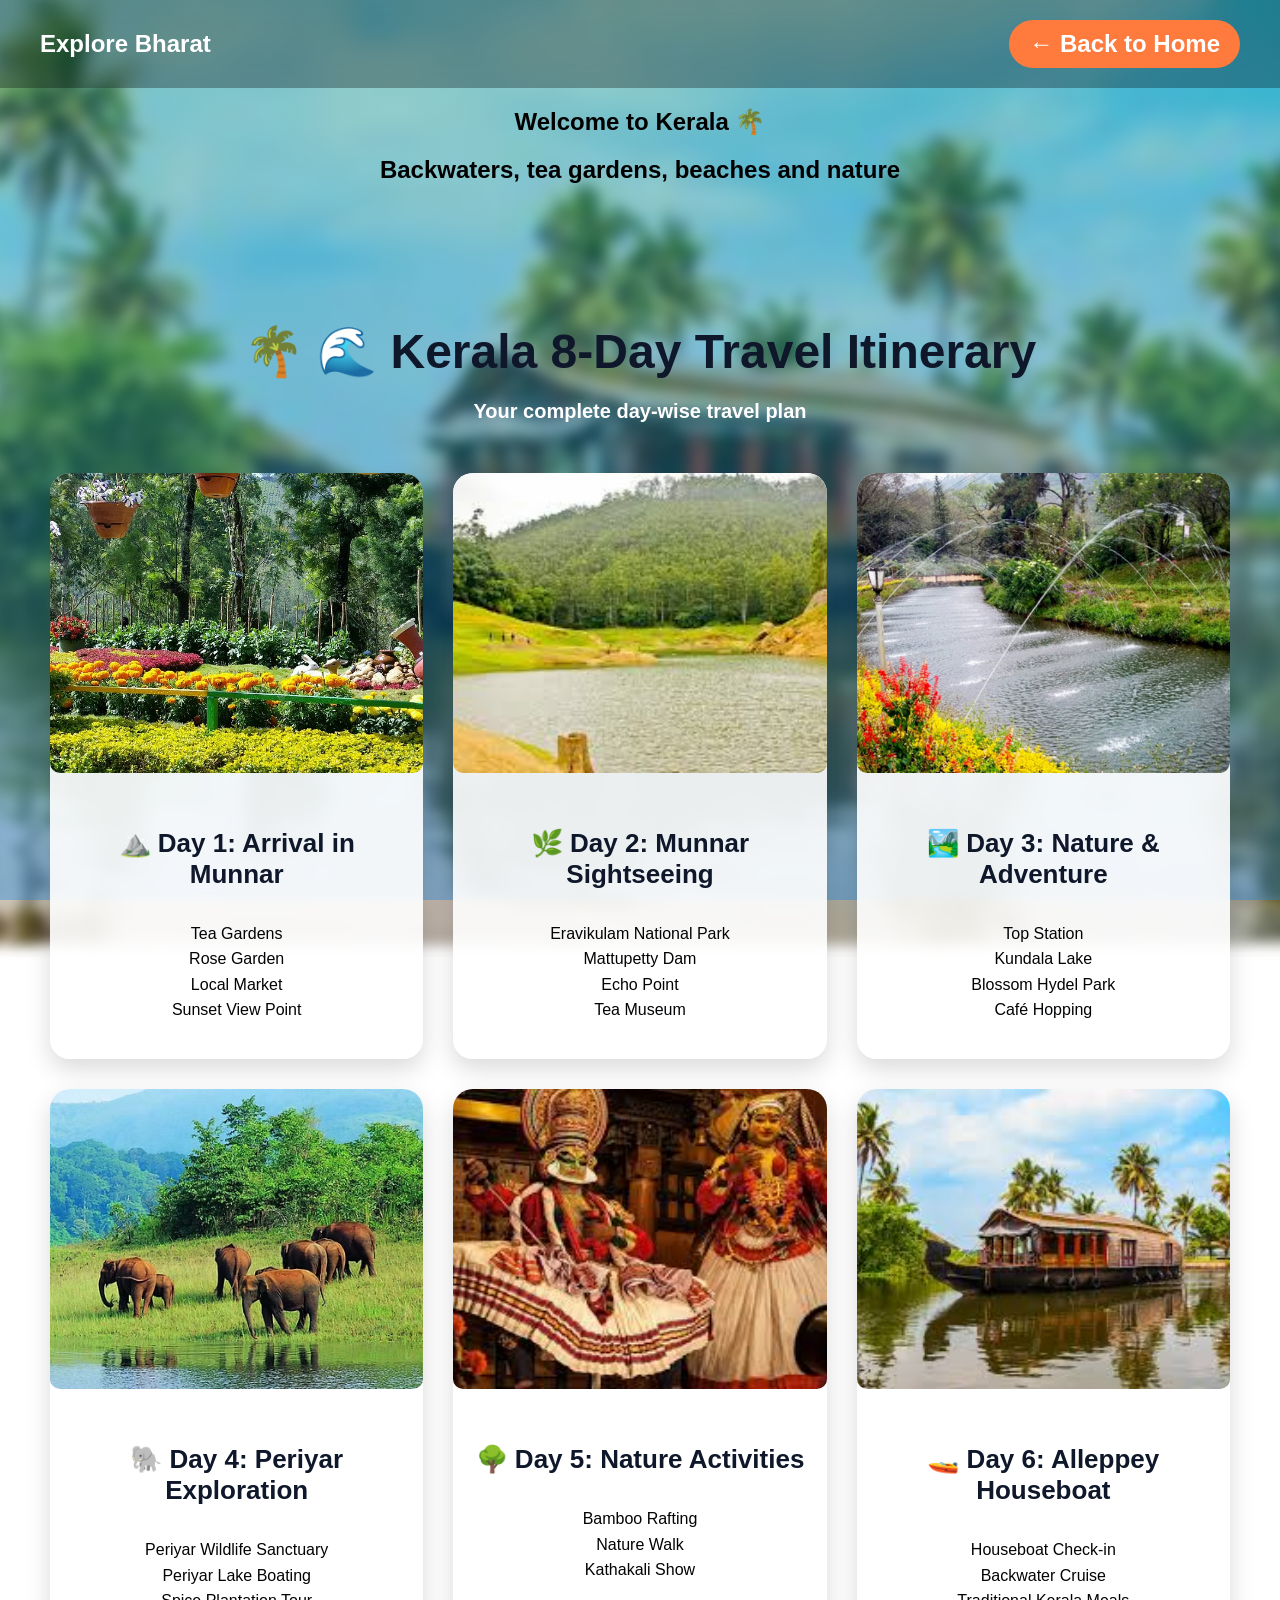
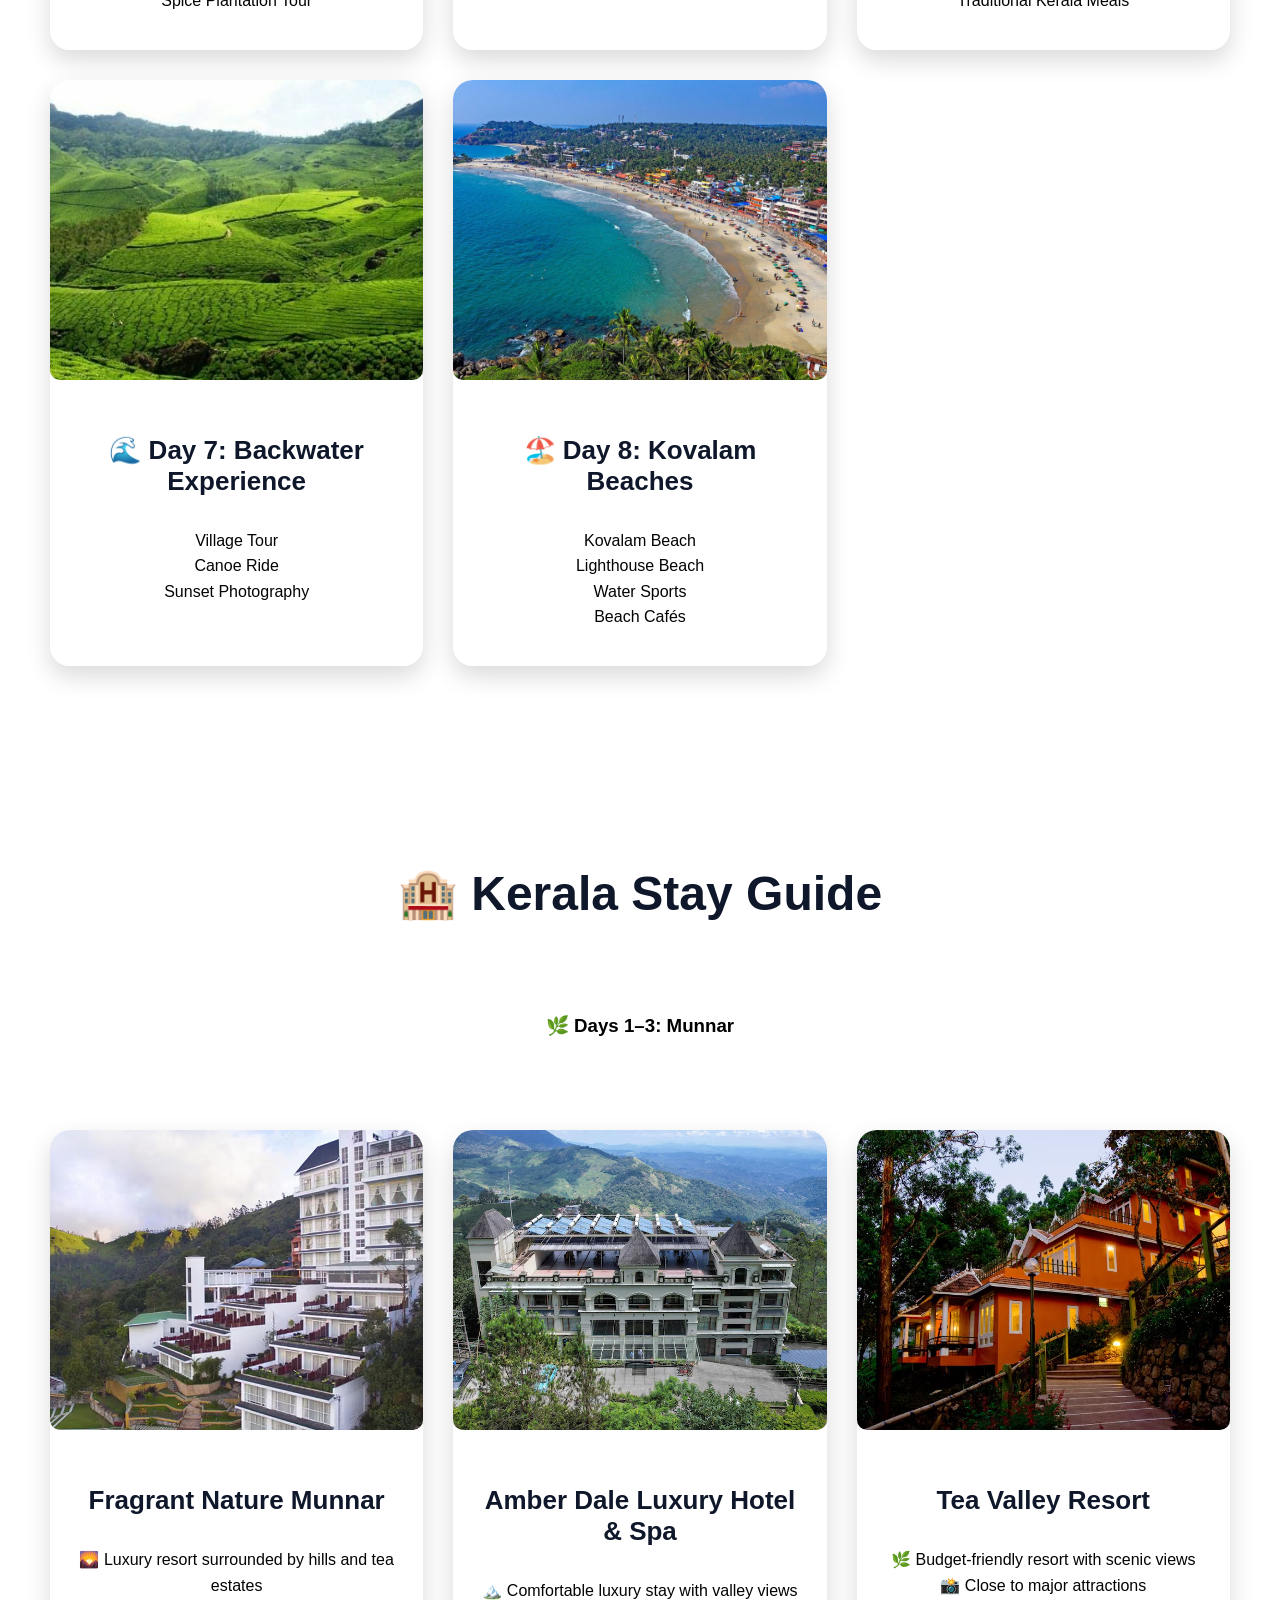
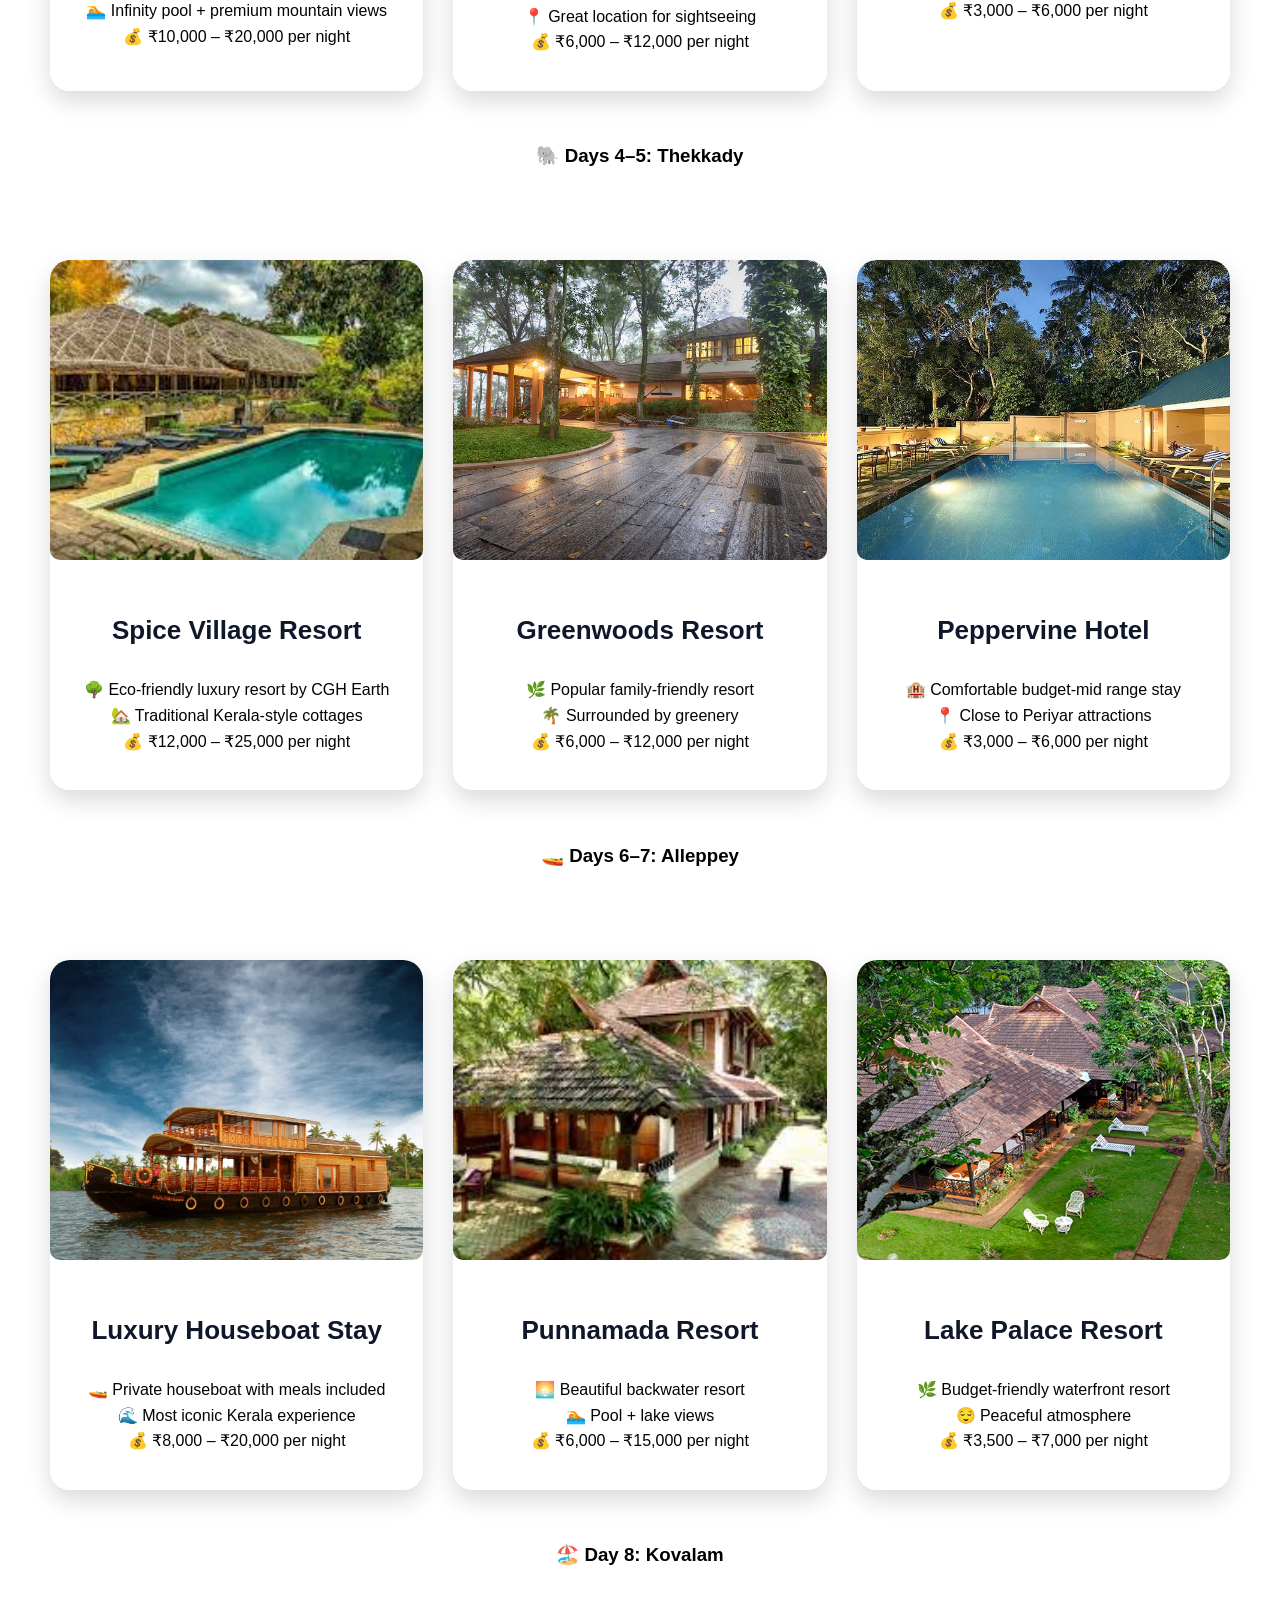
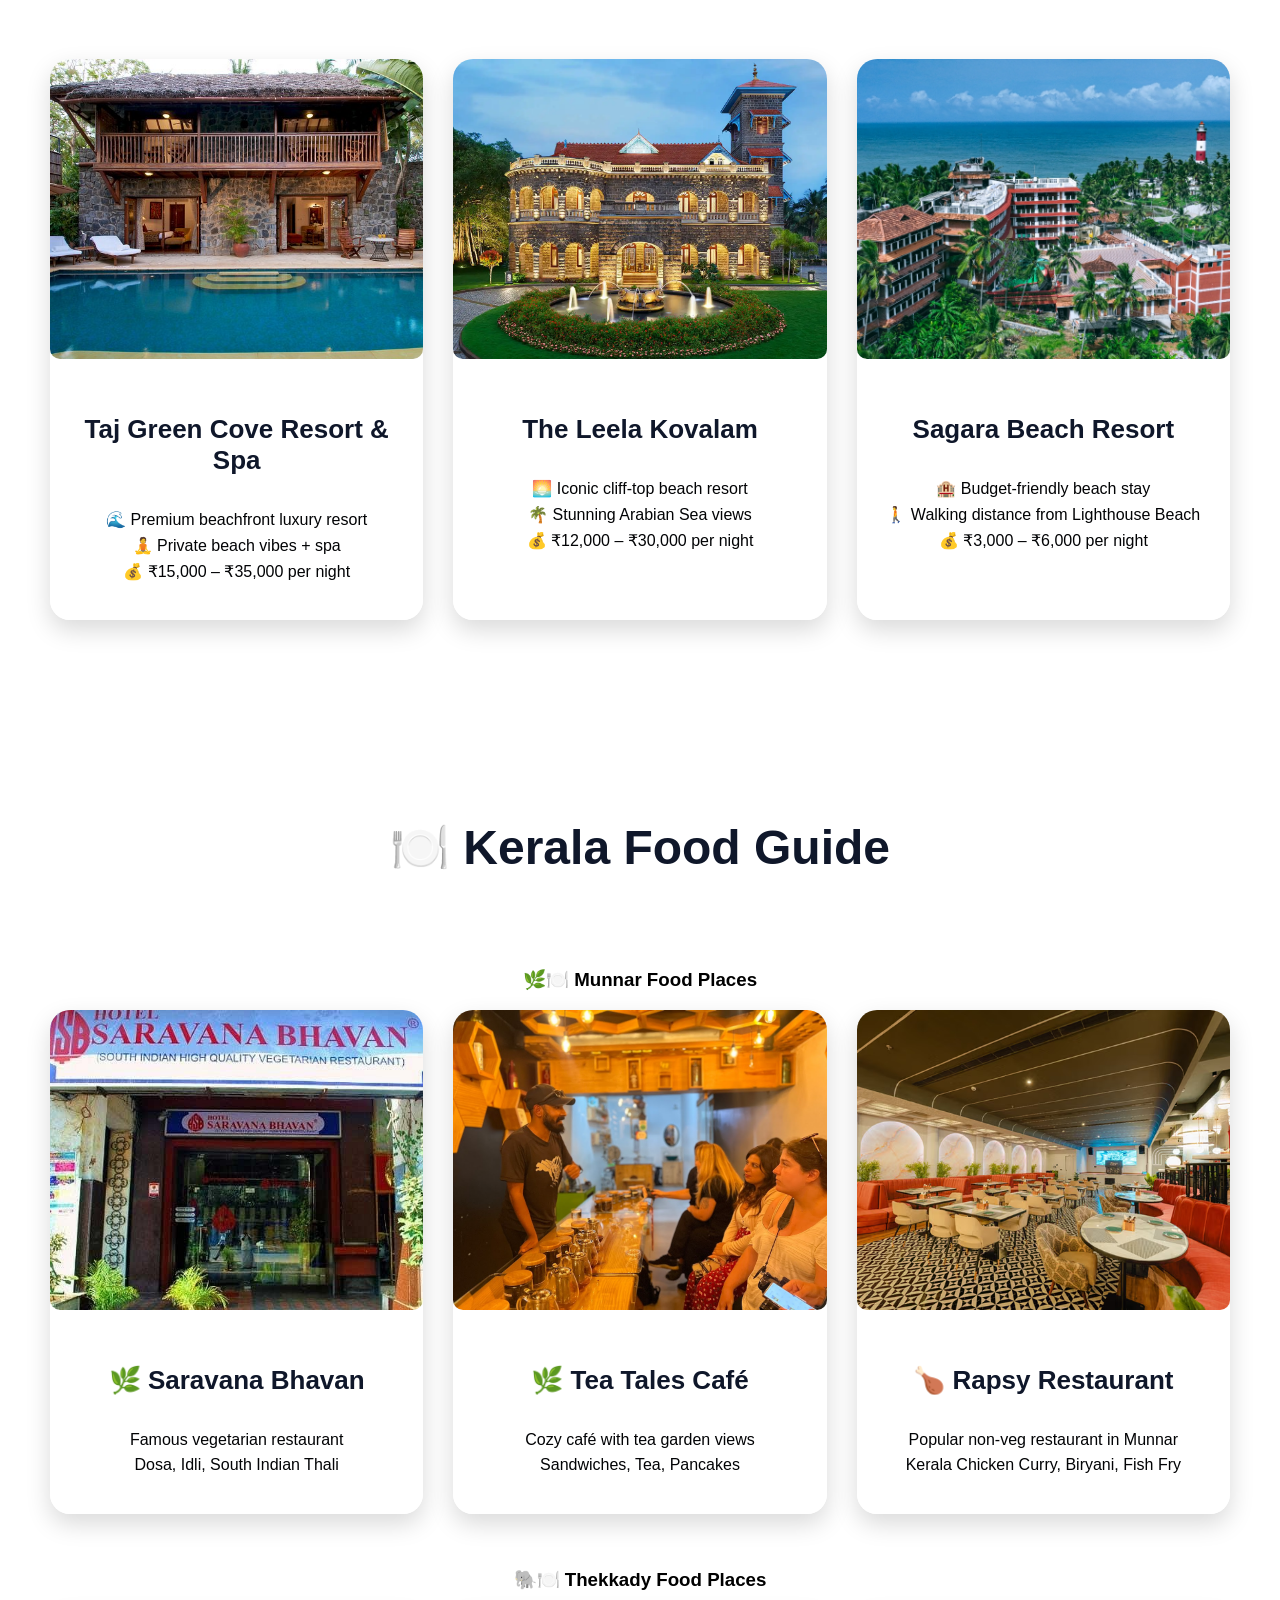
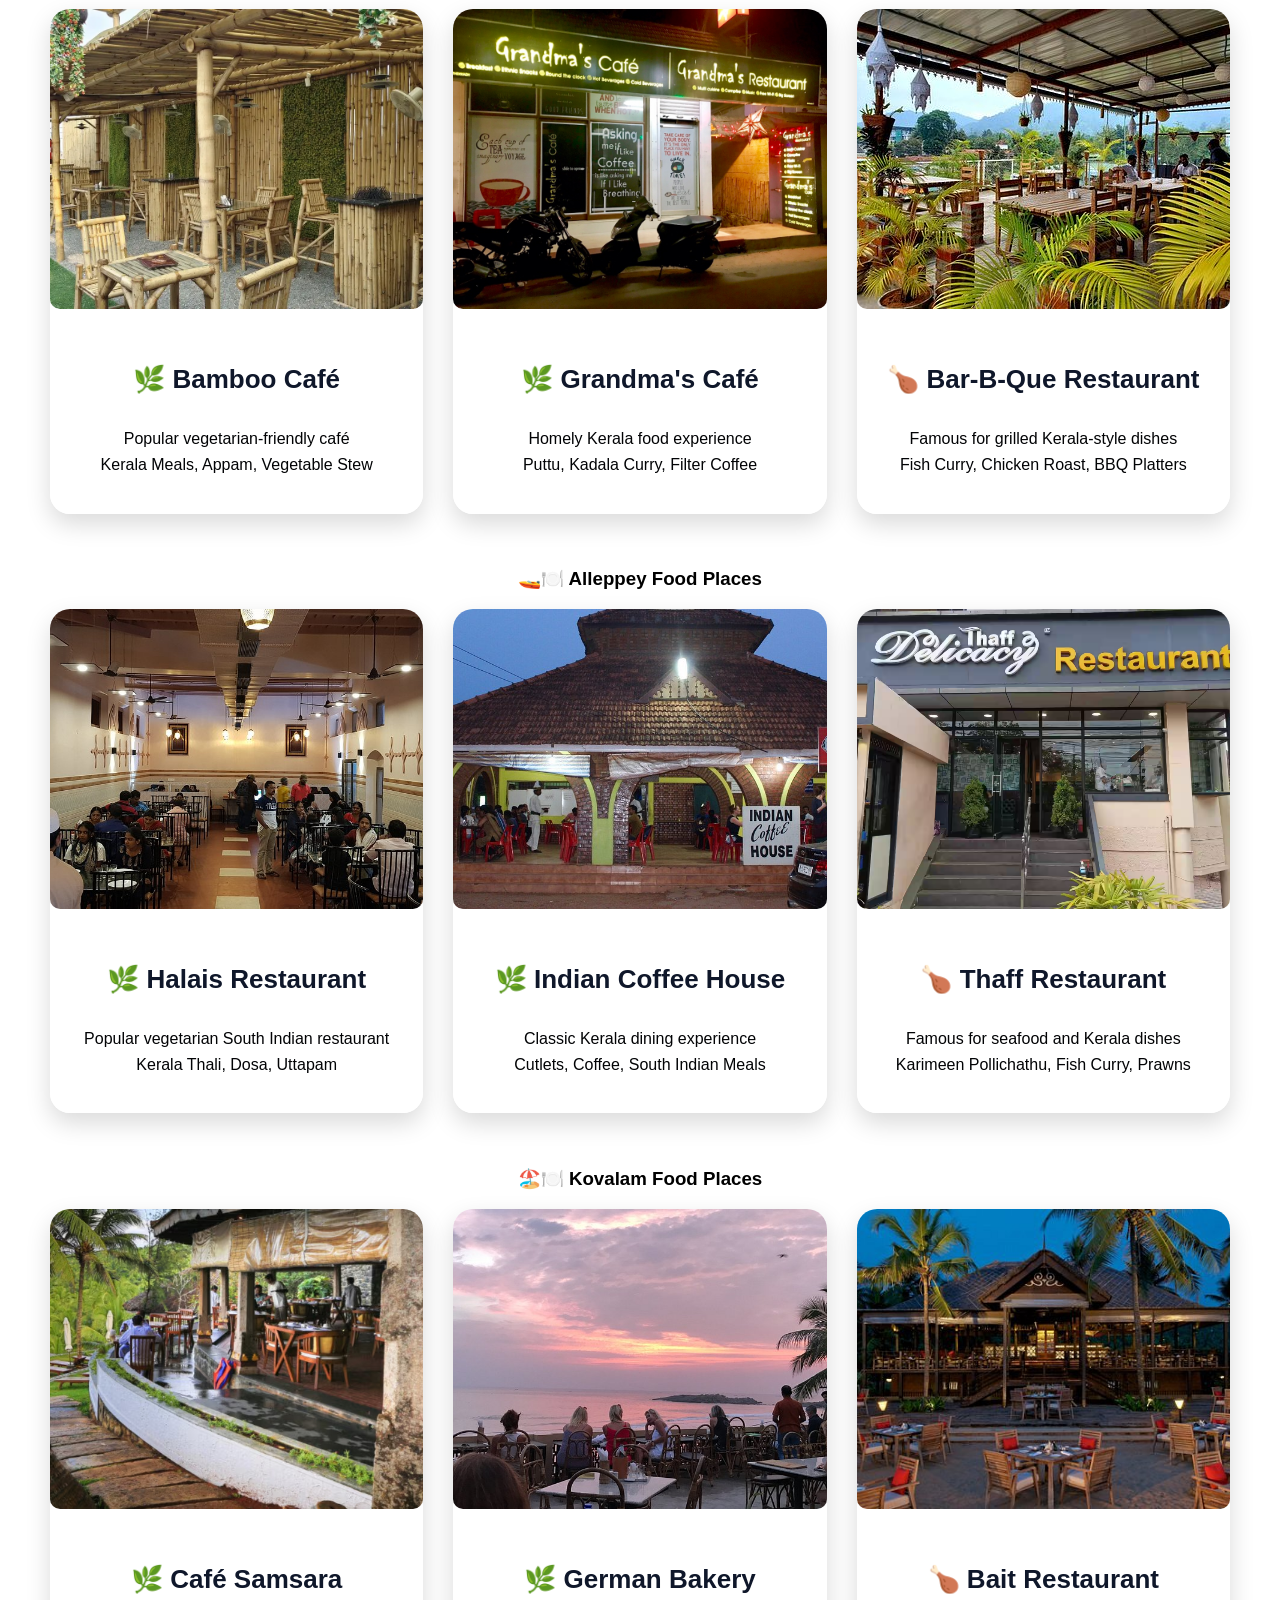
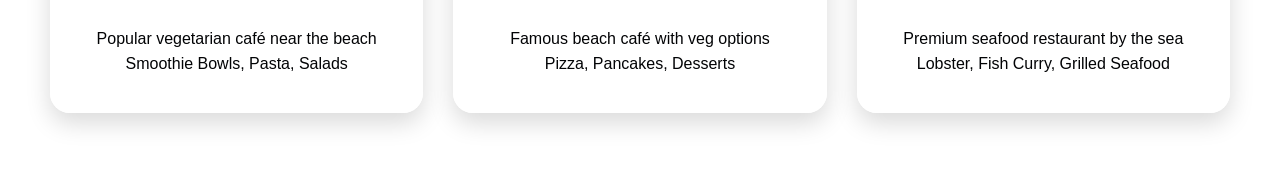
<file: kerala.html>
<!DOCTYPE html>
<html lang="en">
<head>
    <meta charset="UTF-8">
    <meta name="viewport" content="width=device-width, initial-scale=1.0">
    <title>Kerala - Explore Bharat</title>
    <link rel="stylesheet" href="kerala.css">
</head>

<body>
<nav class="navbar">
    <div class="logo">Explore Bharat</div>

    <a href="index.html" class="home-btn">
        ← Back to Home
    </a>
</nav>

<section class="place-hero kerala-hero">

    <h1>Welcome to Kerala 🌴</h1>
    <h2>Backwaters, tea gardens, beaches and nature</h2>

</section>

<section class="destinations">

    <h2>🌴 🌊 Kerala 8-Day Travel Itinerary</h2>
    <h3 class="subtitle">Your complete day-wise travel plan</h3>

    <div class="cards">

        <!-- DAY 1 -->
        <div class="card">
            <img src="image1/keralaimages/kerala1.jpg" alt="Kerala Day 1">
            <h3>⛰️ Day 1: Arrival in Munnar</h3>
            <p>
                Tea Gardens<br>
                Rose Garden<br>
                Local Market<br>
                Sunset View Point
            </p>
        </div>

        <!-- DAY 2 -->
        <div class="card">
            <img src="image1/keralaimages/kerala2.jpg" alt="Kerala Day 2">
            <h3>🌿 Day 2: Munnar Sightseeing</h3>
            <p>
                Eravikulam National Park<br>
                Mattupetty Dam<br>
                Echo Point<br>
                Tea Museum
            </p>
        </div>

        <!-- DAY 3 -->
        <div class="card">
            <img src="image1/keralaimages/kerala3.jpg" alt="Kerala Day 3">
            <h3>🏞️ Day 3: Nature & Adventure</h3>
            <p>
                Top Station<br>
                Kundala Lake<br>
                Blossom Hydel Park<br>
                Café Hopping
            </p>
        </div>

        <!-- DAY 4 -->
        <div class="card">
            <img src="image1/keralaimages/kerala4.jpg" alt="Kerala Day 4">
            <h3>🐘 Day 4: Periyar Exploration</h3>
            <p>
                Periyar Wildlife Sanctuary<br>
                Periyar Lake Boating<br>
                Spice Plantation Tour
            </p>
        </div>

        <!-- DAY 5 -->
        <div class="card">
            <img src="image1/keralaimages/kerala5.jpg" alt="Kerala Day 5">
            <h3>🌳 Day 5: Nature Activities</h3>
            <p>
                Bamboo Rafting<br>
                Nature Walk<br>
                Kathakali Show
            </p>
        </div>

        <!-- DAY 6 -->
        <div class="card">
            <img src="image1/keralaimages/kerala-bg.jpg" alt="Kerala Day 6">
            <h3>🚤 Day 6: Alleppey Houseboat</h3>
            <p>
                Houseboat Check-in<br>
                Backwater Cruise<br>
                Traditional Kerala Meals
            </p>
        </div>

        <!-- DAY 7 -->
        <div class="card">
            <img src="image1/keralaimages/kerala7.jpg" alt="Kerala Day 7">
            <h3>🌊 Day 7: Backwater Experience</h3>
            <p>
                Village Tour<br>
                Canoe Ride<br>
                Sunset Photography
            </p>
        </div>

        <!-- DAY 8 -->
        <div class="card">
            <img src="image1/keralaimages/kerala8.jpg" alt="Kerala Day 8">
            <h3>🏖️ Day 8: Kovalam Beaches</h3>
            <p>
                Kovalam Beach<br>
                Lighthouse Beach<br>
                Water Sports<br>
                Beach Cafés
            </p>
        </div>

    </div>

</section>
<section class="destinations">

    <h2>🏨 Kerala Stay Guide</h2>
    <p class="subtitle">Best hotels split by Munnar, Thekkady, Alleppey & Kovalam</p>

    <!-- MUNNAR -->
    <h3>🌿 Days 1–3: Munnar</h3>
    <p class="subtitle">Best for tea gardens, mountain views & peaceful nature</p>

    <div class="cards">

        <div class="card">
            <img src="image1/keralaimages/fragrant-nature.jpg" alt="Fragrant Nature Munnar">
            <h3>Fragrant Nature Munnar</h3>
            <p>
                🌄 Luxury resort surrounded by hills and tea estates<br>
                🏊 Infinity pool + premium mountain views<br>
                💰 ₹10,000 – ₹20,000 per night
            </p>
        </div>

        <div class="card">
            <img src="image1/keralaimages/amber.jpg" alt="Amber Dale Luxury Hotel">
            <h3>Amber Dale Luxury Hotel & Spa</h3>
            <p>
                🏔️ Comfortable luxury stay with valley views<br>
                📍 Great location for sightseeing<br>
                💰 ₹6,000 – ₹12,000 per night
            </p>
        </div>

        <div class="card">
            <img src="image1/keralaimages/tea.jpg" alt="Tea Valley Resort">
            <h3>Tea Valley Resort</h3>
            <p>
                🌿 Budget-friendly resort with scenic views<br>
                📸 Close to major attractions<br>
                💰 ₹3,000 – ₹6,000 per night
            </p>
        </div>

    </div>

    <br><br>

    <!-- THEKKADY -->
    <h3>🐘 Days 4–5: Thekkady</h3>
    <p class="subtitle">Best for wildlife, spice plantations & nature</p>

    <div class="cards">

        <div class="card">
            <img src="image1/keralaimages/spice.jpg" alt="Spice Village Resort">
            <h3>Spice Village Resort</h3>
            <p>
                🌳 Eco-friendly luxury resort by CGH Earth<br>
                🏡 Traditional Kerala-style cottages<br>
                💰 ₹12,000 – ₹25,000 per night
            </p>
        </div>

        <div class="card">
            <img src="image1/keralaimages/greenwoods.jpg" alt="Greenwoods Resort">
            <h3>Greenwoods Resort</h3>
            <p>
                🌿 Popular family-friendly resort<br>
                🌴 Surrounded by greenery<br>
                💰 ₹6,000 – ₹12,000 per night
            </p>
        </div>

        <div class="card">
            <img src="image1/keralaimages/peppervine.jpg" alt="Peppervine Hotel">
            <h3>Peppervine Hotel</h3>
            <p>
                🏨 Comfortable budget-mid range stay<br>
                📍 Close to Periyar attractions<br>
                💰 ₹3,000 – ₹6,000 per night
            </p>
        </div>

    </div>

    <br><br>

    <!-- ALLEPPEY -->
    <h3>🚤 Days 6–7: Alleppey</h3>
    <p class="subtitle">Best for backwaters & houseboat experience</p>

    <div class="cards">

        <div class="card">
            <img src="image1/keralaimages/house.jpg" alt="Luxury Houseboat">
            <h3>Luxury Houseboat Stay</h3>
            <p>
                🚤 Private houseboat with meals included<br>
                🌊 Most iconic Kerala experience<br>
                💰 ₹8,000 – ₹20,000 per night
            </p>
        </div>

        <div class="card">
            <img src="image1/keralaimages/punnamada.jpg" alt="Punnamada Resort">
            <h3>Punnamada Resort</h3>
            <p>
                🌅 Beautiful backwater resort<br>
                🏊 Pool + lake views<br>
                💰 ₹6,000 – ₹15,000 per night
            </p>
        </div>

        <div class="card">
            <img src="image1/keralaimages/lake.jpg" alt="Lake Palace Resort">
            <h3>Lake Palace Resort</h3>
            <p>
                🌿 Budget-friendly waterfront resort<br>
                😌 Peaceful atmosphere<br>
                💰 ₹3,500 – ₹7,000 per night
            </p>
        </div>

    </div>

    <br><br>

    <!-- KOVALAM -->
    <h3>🏖️ Day 8: Kovalam</h3>
    <p class="subtitle">Best for beaches, sunsets & relaxation</p>

    <div class="cards">

        <div class="card">
            <img src="image1/keralaimages/taj.jpg" alt="Taj Green Cove">
            <h3>Taj Green Cove Resort & Spa</h3>
            <p>
                🌊 Premium beachfront luxury resort<br>
                🧘 Private beach vibes + spa<br>
                💰 ₹15,000 – ₹35,000 per night
            </p>
        </div>

        <div class="card">
            <img src="image1/keralaimages/leela.jpg" alt="The Leela Kovalam">
            <h3>The Leela Kovalam</h3>
            <p>
                🌅 Iconic cliff-top beach resort<br>
                🌴 Stunning Arabian Sea views<br>
                💰 ₹12,000 – ₹30,000 per night
            </p>
        </div>

        <div class="card">
            <img src="image1/keralaimages/sagara.jpg" alt="Sagara Beach Resort">
            <h3>Sagara Beach Resort</h3>
            <p>
                🏨 Budget-friendly beach stay<br>
                🚶 Walking distance from Lighthouse Beach<br>
                💰 ₹3,000 – ₹6,000 per night
            </p>
        </div>

    </div>

</section>
<section class="destinations">

    <h2>🍽️ Kerala Food Guide</h2>
    <h3 class="subtitle">Must try food places in Munnar, Thekkady, Alleppey & Kovalam</h3>

    <!-- MUNNAR -->
    <h3>🌿🍽️ Munnar Food Places</h3>

    <div class="cards">

        <div class="card">
            <img src="image1/keralaimages/saravana-bhavan.jpg" alt="Saravana Bhavan">
            <h3>🌿 Saravana Bhavan</h3>
            <p>
                Famous vegetarian restaurant<br>
                Dosa, Idli, South Indian Thali
            </p>
        </div>

        <div class="card">
            <img src="image1/keralaimages/tea-tales-cafe.jpg" alt="Tea Tales Cafe">
            <h3>🌿 Tea Tales Café</h3>
            <p>
                Cozy café with tea garden views<br>
                Sandwiches, Tea, Pancakes
            </p>
        </div>

        <div class="card">
            <img src="image1/keralaimages/rapsy.jpg" alt="Rapsy Restaurant">
            <h3>🍗 Rapsy Restaurant</h3>
            <p>
                Popular non-veg restaurant in Munnar<br>
                Kerala Chicken Curry, Biryani, Fish Fry
            </p>
        </div>

    </div>

    <br><br>

    <!-- THEKKADY -->
    <h3>🐘🍽️ Thekkady Food Places</h3>

    <div class="cards">

        <div class="card">
            <img src="image1/keralaimages/bamboo.jpg" alt="Bamboo Cafe">
            <h3>🌿 Bamboo Café</h3>
            <p>
                Popular vegetarian-friendly café<br>
                Kerala Meals, Appam, Vegetable Stew
            </p>
        </div>

        <div class="card">
            <img src="image1/keralaimages/grandma.jpg" alt="Grandmas Cafe">
            <h3>🌿 Grandma's Café</h3>
            <p>
                Homely Kerala food experience<br>
                Puttu, Kadala Curry, Filter Coffee
            </p>
        </div>

        <div class="card">
            <img src="image1/keralaimages/bar.jpg" alt="Bar-B-Que Restaurant">
            <h3>🍗 Bar-B-Que Restaurant</h3>
            <p>
                Famous for grilled Kerala-style dishes<br>
                Fish Curry, Chicken Roast, BBQ Platters
            </p>
        </div>

    </div>

    <br><br>

    <!-- ALLEPPEY -->
    <h3>🚤🍽️ Alleppey Food Places</h3>

    <div class="cards">

        <div class="card">
            <img src="image1/keralaimages/halais.jpg" alt="Halais Restaurant">
            <h3>🌿 Halais Restaurant</h3>
            <p>
                Popular vegetarian South Indian restaurant<br>
                Kerala Thali, Dosa, Uttapam
            </p>
        </div>

        <div class="card">
            <img src="image1/keralaimages/indian.jpg" alt="Indian Coffee House">
            <h3>🌿 Indian Coffee House</h3>
            <p>
                Classic Kerala dining experience<br>
                Cutlets, Coffee, South Indian Meals
            </p>
        </div>

        <div class="card">
            <img src="image1/keralaimages/thaff.jpg" alt="Thaff Restaurant">
            <h3>🍗 Thaff Restaurant</h3>
            <p>
                Famous for seafood and Kerala dishes<br>
                Karimeen Pollichathu, Fish Curry, Prawns
            </p>
        </div>

    </div>

    <br><br>

    <!-- KOVALAM -->
    <h3>🏖️🍽️ Kovalam Food Places</h3>

    <div class="cards">

        <div class="card">
            <img src="image1/keralaimages/samsara.jpg" alt="Cafe Samsara">
            <h3>🌿 Café Samsara</h3>
            <p>
                Popular vegetarian café near the beach<br>
                Smoothie Bowls, Pasta, Salads
            </p>
        </div>

        <div class="card">
            <img src="image1/keralaimages/german.jpg" alt="German Bakery">
            <h3>🌿 German Bakery</h3>
            <p>
                Famous beach café with veg options<br>
                Pizza, Pancakes, Desserts
            </p>
        </div>

        <div class="card">
            <img src="image1/keralaimages/bait.jpg" alt="Bait Restaurant">
            <h3>🍗 Bait Restaurant</h3>
            <p>
                Premium seafood restaurant by the sea<br>
                Lobster, Fish Curry, Grilled Seafood
            </p>
        </div>

    </div>

</section>

</body>
</html>
</file>
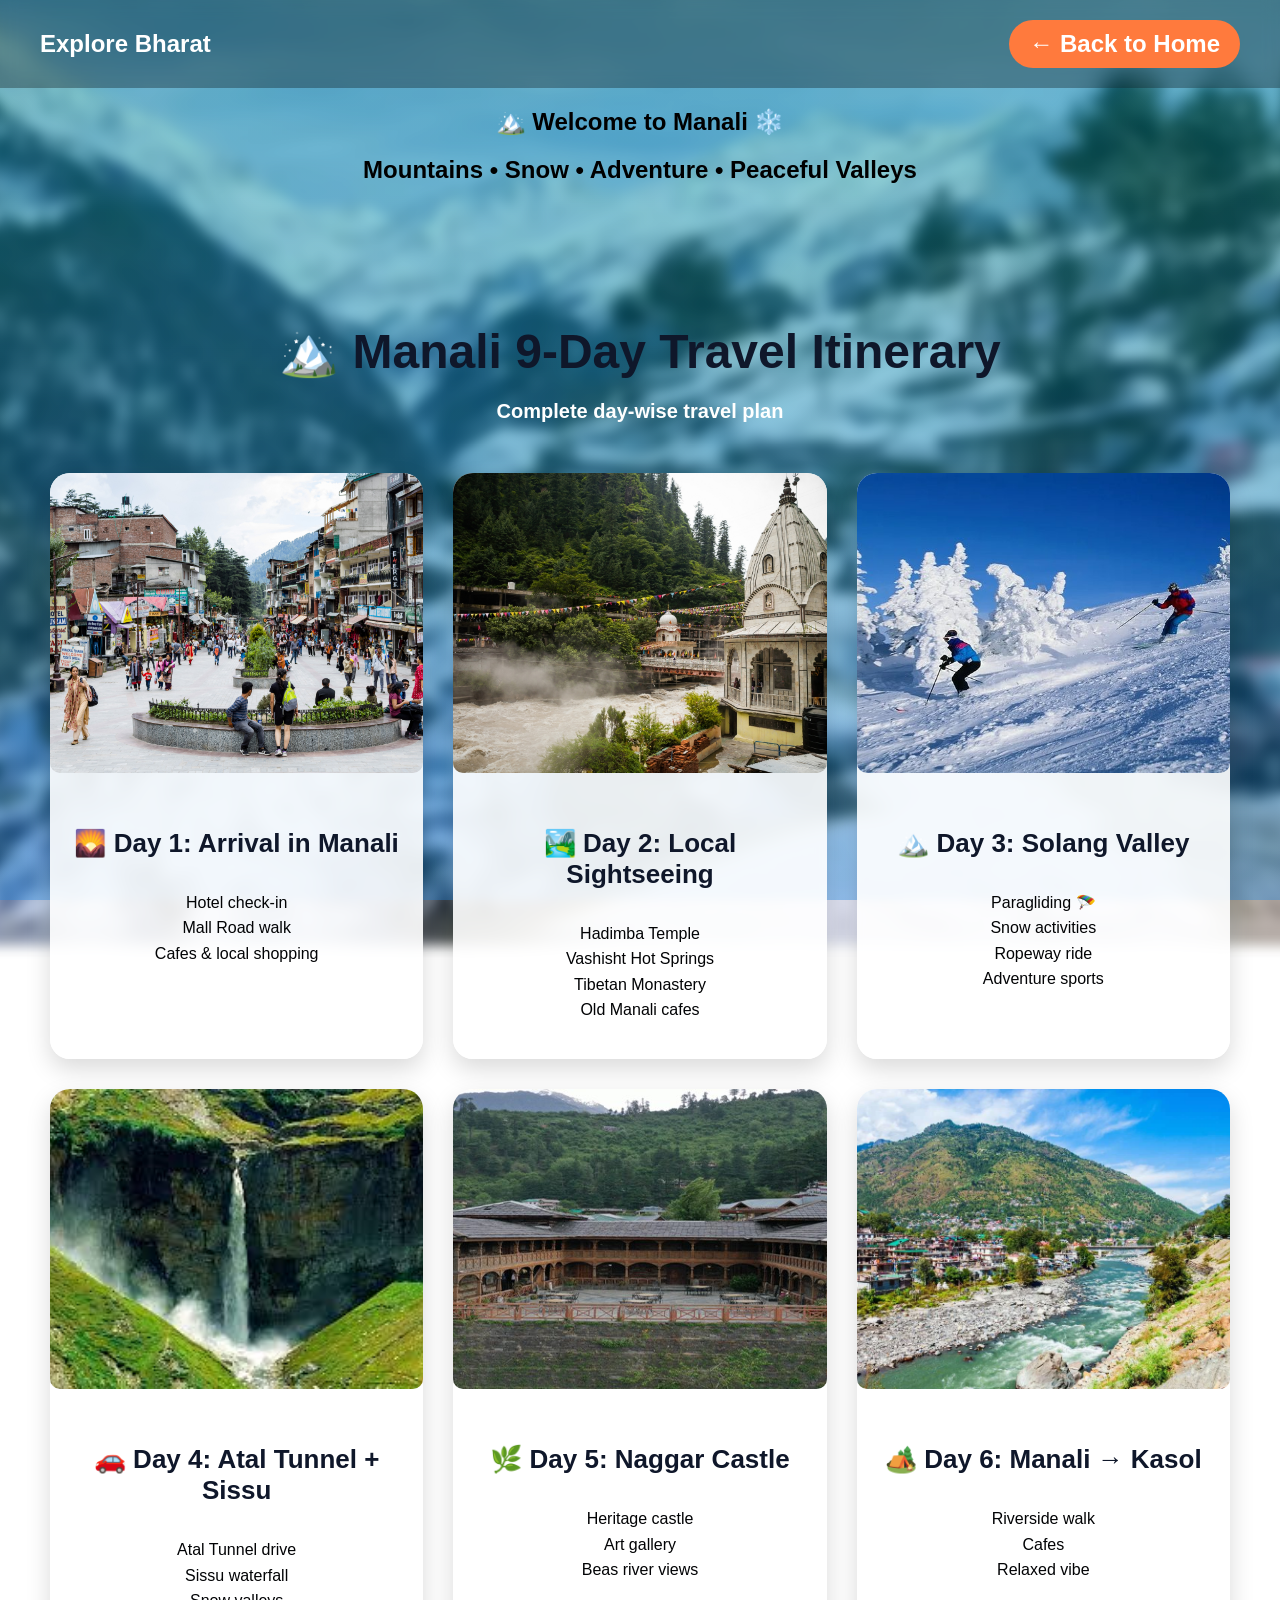
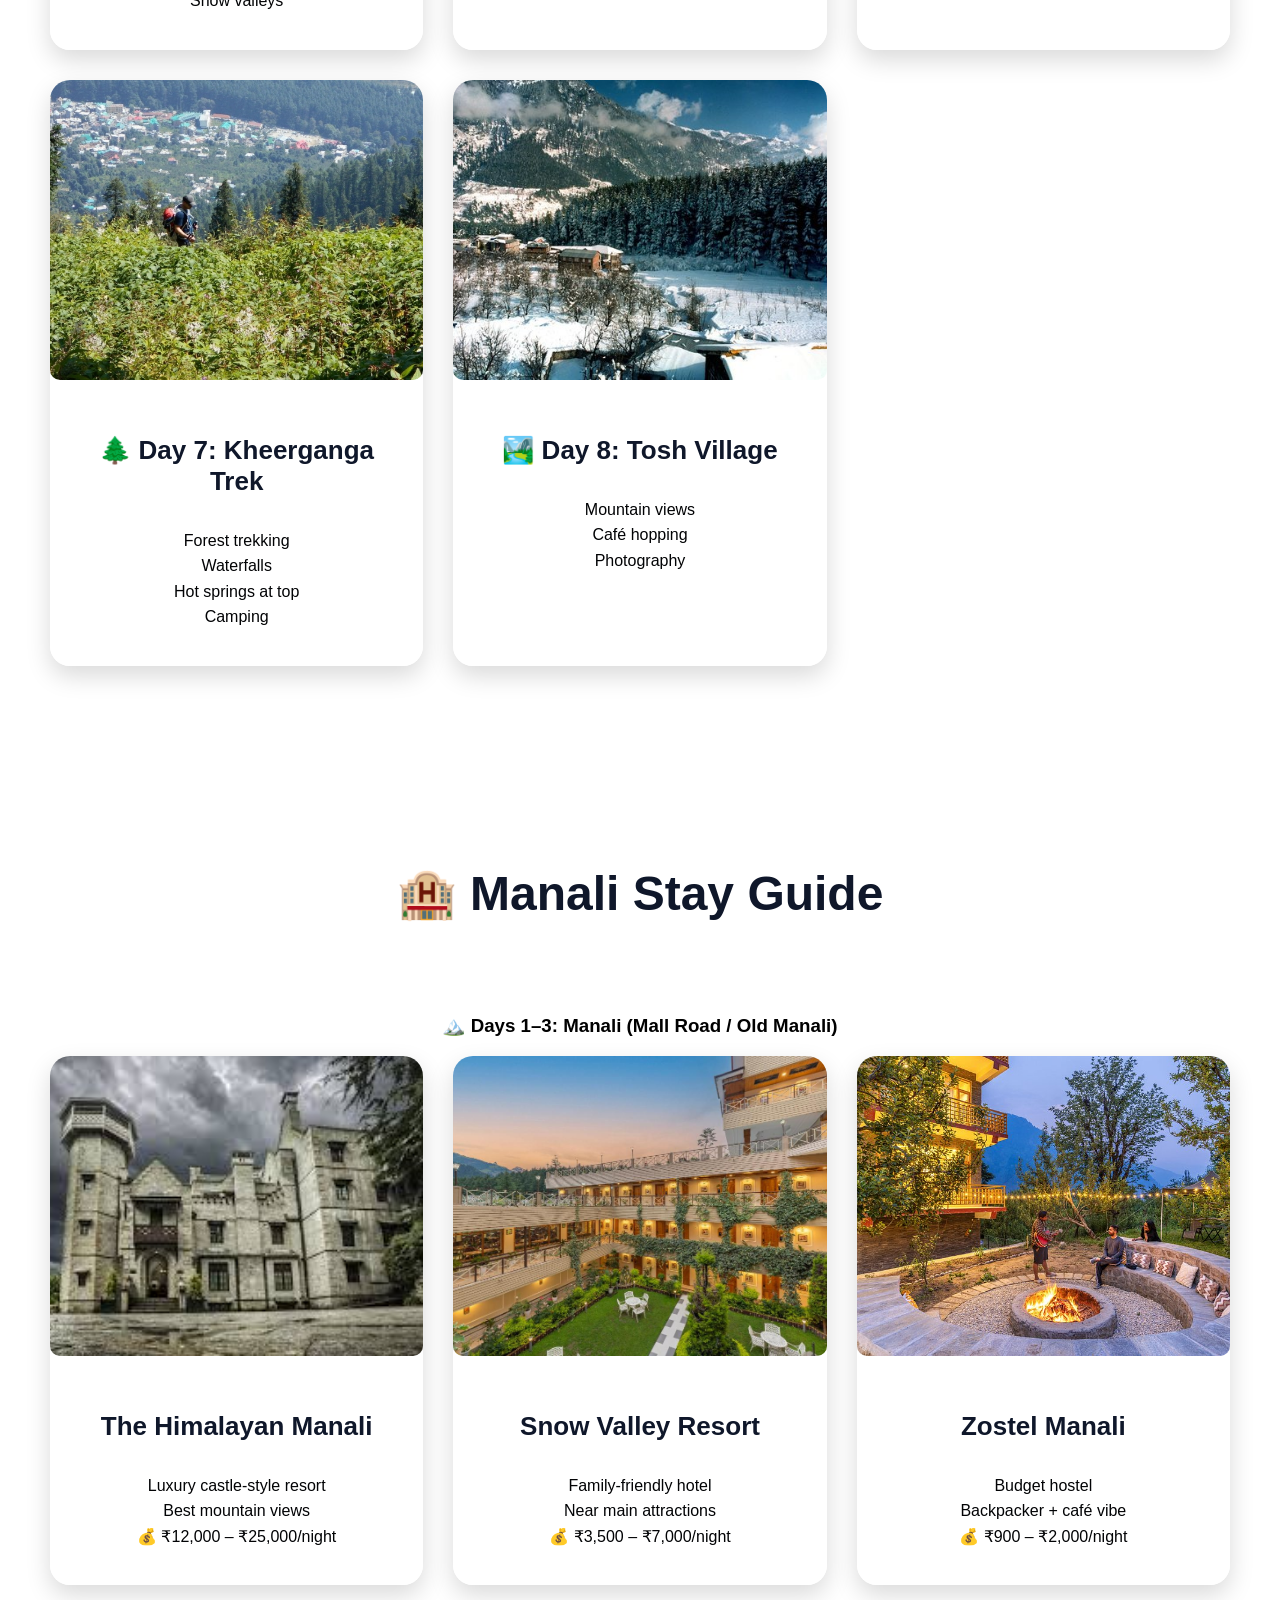
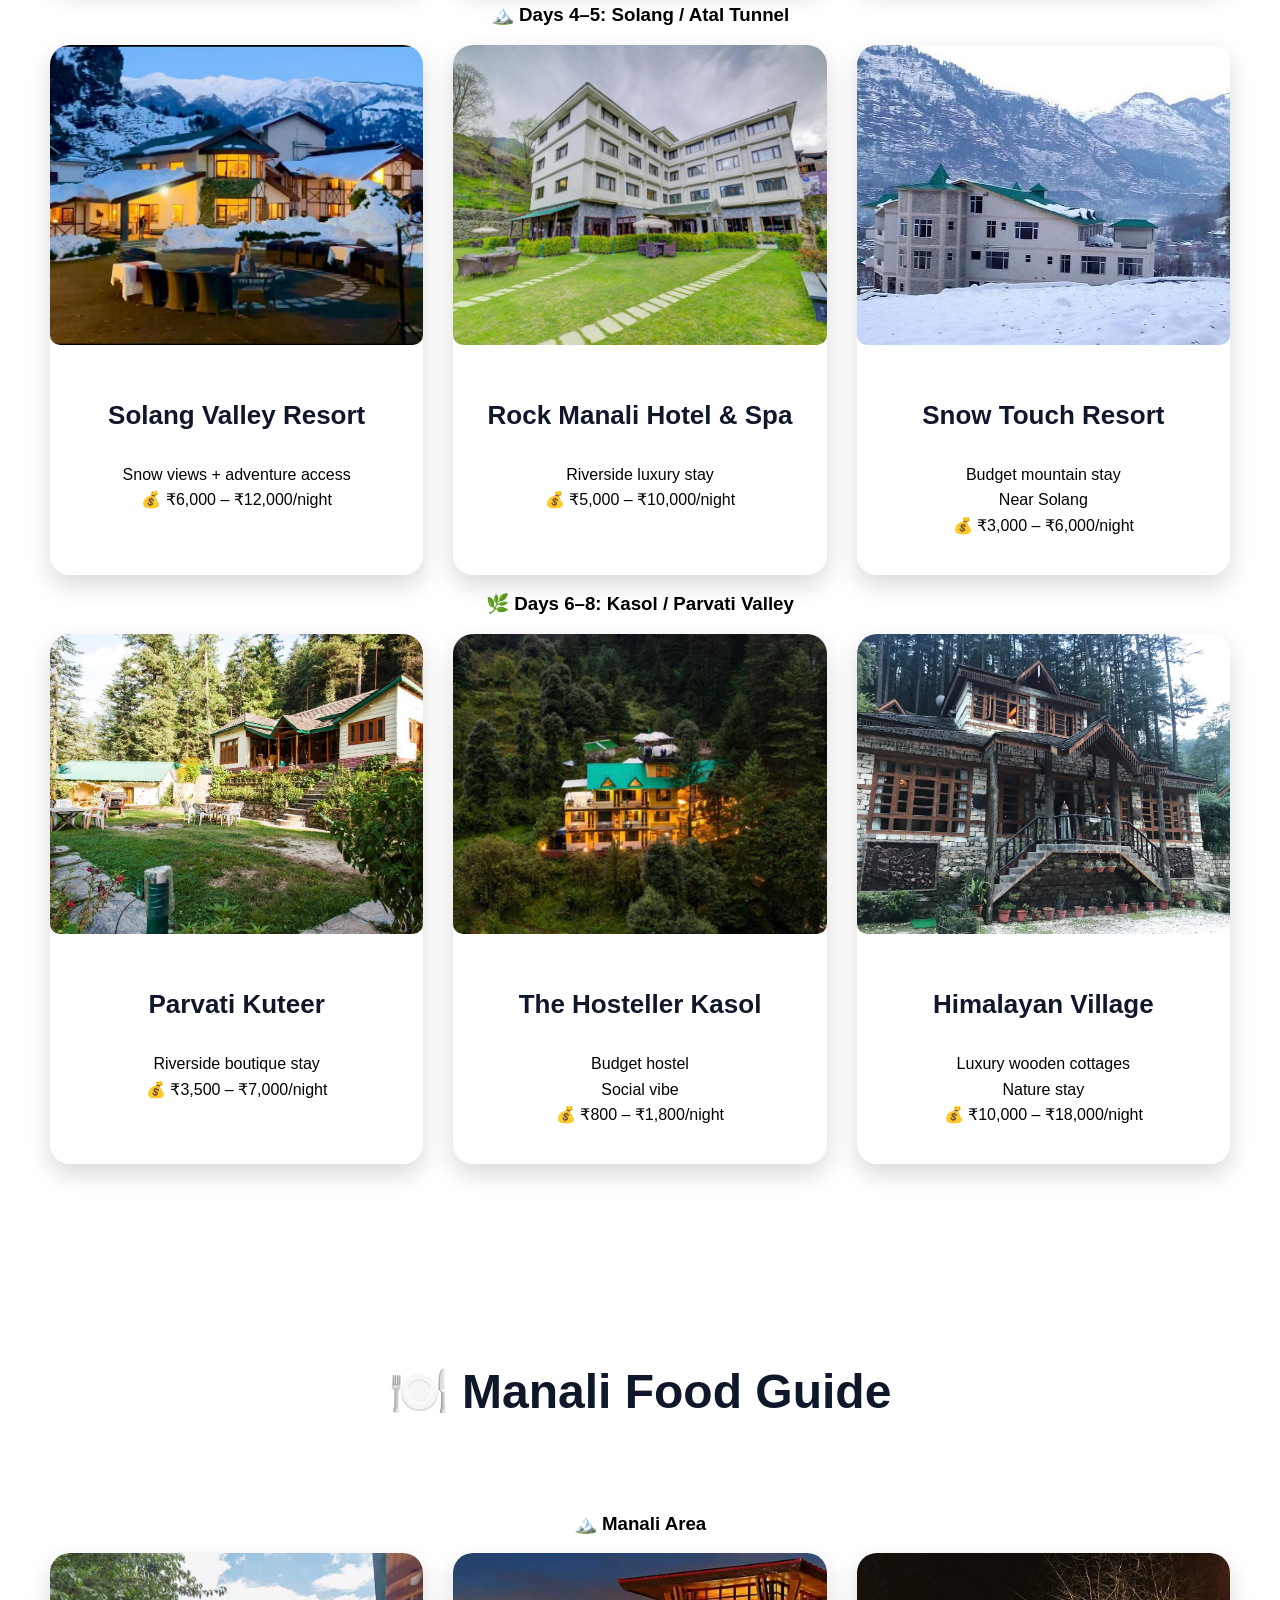
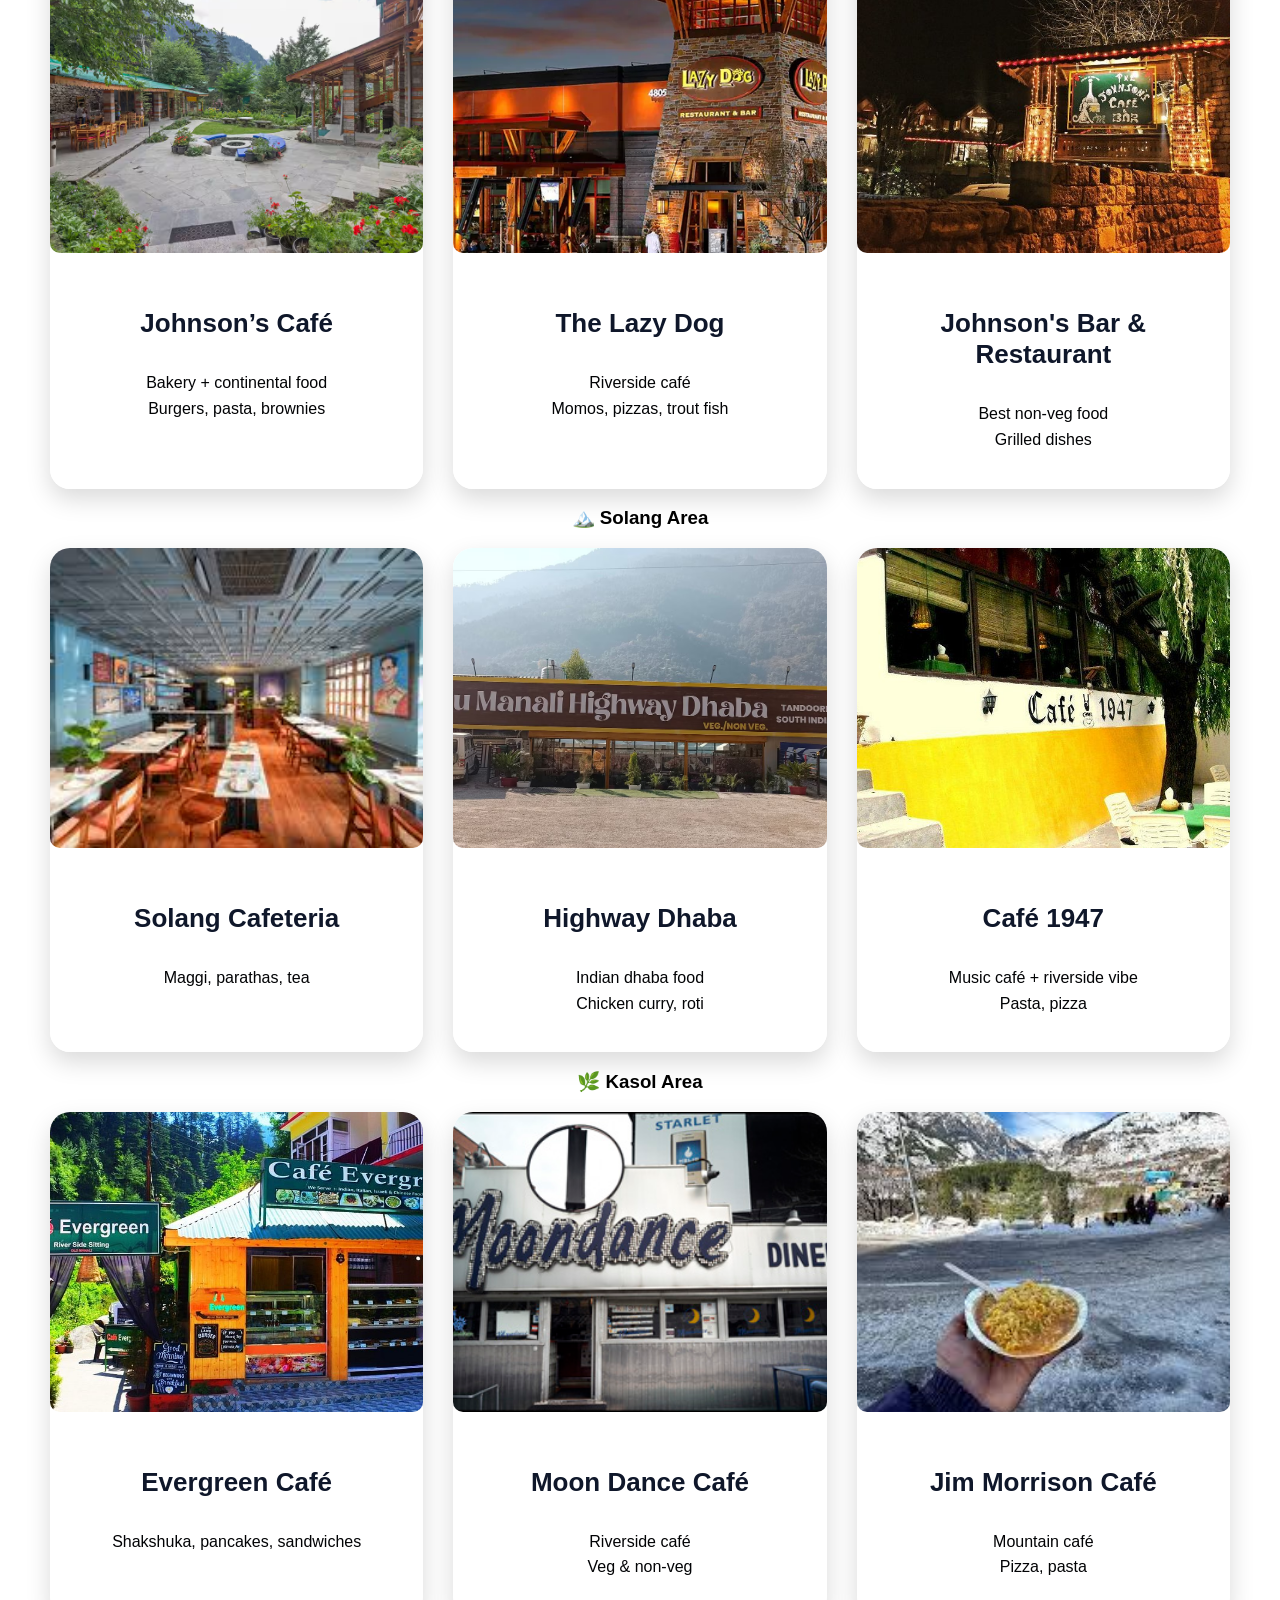
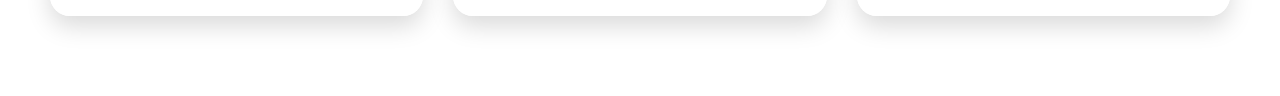
<file: manali.html>
<!DOCTYPE html>
<html lang="en">
<head>
    <meta charset="UTF-8">
    <meta name="viewport" content="width=device-width, initial-scale=1.0">
    <title>Manali - Explore Bharat</title>
    <link rel="stylesheet" href="manali.css">
</head>

<body>
<nav class="navbar">
    <div class="logo">Explore Bharat</div>

    <a href="index.html" class="home-btn">
        ← Back to Home
    </a>
</nav>
<!-- HERO -->
<section class="hero">
    <h1>🏔️ Welcome to Manali ❄️</h1>
    <h2>Mountains • Snow • Adventure • Peaceful Valleys</h2>
</section>

<!-- ================= ITINERARY ================= -->
<section class="destinations">

    <h2>🏔️ Manali 9-Day Travel Itinerary</h2>
    <h3 class="subtitle">Complete day-wise travel plan</h3>

    <div class="cards">

        <div class="card">
            <img src="image2/manaliimages/day1.jpg">
            <h3>🌄 Day 1: Arrival in Manali</h3>
            <p>Hotel check-in<br>Mall Road walk<br>Cafes & local shopping</p>
        </div>

        <div class="card">
            <img src="image2/manaliimages/day2.jpg">
            <h3>🏞️ Day 2: Local Sightseeing</h3>
            <p>Hadimba Temple<br>Vashisht Hot Springs<br>Tibetan Monastery<br>Old Manali cafes</p>
        </div>

        <div class="card">
            <img src="image2/manaliimages/day3.jpg">
            <h3>🏔️ Day 3: Solang Valley</h3>
            <p>Paragliding 🪂<br>Snow activities<br>Ropeway ride<br>Adventure sports</p>
        </div>

        <div class="card">
            <img src="image2/manaliimages/day4.jpg">
            <h3>🚗 Day 4: Atal Tunnel + Sissu</h3>
            <p>Atal Tunnel drive<br>Sissu waterfall<br>Snow valleys</p>
        </div>

        <div class="card">
            <img src="image2/manaliimages/day5.jpg">
            <h3>🌿 Day 5: Naggar Castle</h3>
            <p>Heritage castle<br>Art gallery<br>Beas river views</p>
        </div>

        <div class="card">
            <img src="image2/manaliimages/day6.jpg">
            <h3>🏕️ Day 6: Manali → Kasol</h3>
            <p>Riverside walk<br>Cafes<br>Relaxed vibe</p>
        </div>

        <div class="card">
            <img src="image2/manaliimages/day7.jpg">
            <h3>🌲 Day 7: Kheerganga Trek</h3>
            <p>Forest trekking<br>Waterfalls<br>Hot springs at top<br>Camping</p>
        </div>

        <div class="card">
            <img src="image2/manaliimages/day8.jpg">
            <h3>🏞️ Day 8: Tosh Village</h3>
            <p>Mountain views<br>Café hopping<br>Photography</p>
        </div>

    </div>
</section>

<!-- ================= STAY ================= -->
<section class="destinations">

    <h2>🏨 Manali Stay Guide</h2>
    <h3 class="subtitle">Best stays by location & budget</h3>

    <h3>🏔️ Days 1–3: Manali (Mall Road / Old Manali)</h3>

    <div class="cards">

        <div class="card">
            <img src="image2/manaliimages/himalayan.jpg">
            <h3>The Himalayan Manali</h3>
            <p>Luxury castle-style resort<br>Best mountain views<br>
            💰 ₹12,000 – ₹25,000/night</p>
        </div>

        <div class="card">
            <img src="image2/manaliimages/snowvalley.jpg">
            <h3>Snow Valley Resort</h3>
            <p>Family-friendly hotel<br>Near main attractions<br>
            💰 ₹3,500 – ₹7,000/night</p>
        </div>

        <div class="card">
            <img src="image2/manaliimages/zostel.jpg">
            <h3>Zostel Manali</h3>
            <p>Budget hostel<br>Backpacker + café vibe<br>
            💰 ₹900 – ₹2,000/night</p>
        </div>

    </div>

    <h3>🏔️ Days 4–5: Solang / Atal Tunnel</h3>

    <div class="cards">

        <div class="card">
            <img src="image2/manaliimages/solang.jpg">
            <h3>Solang Valley Resort</h3>
            <p>Snow views + adventure access<br>
            💰 ₹6,000 – ₹12,000/night</p>
        </div>

        <div class="card">
            <img src="image2/manaliimages/rockmanali.jpg">
            <h3>Rock Manali Hotel & Spa</h3>
            <p>Riverside luxury stay<br>
            💰 ₹5,000 – ₹10,000/night</p>
        </div>

        <div class="card">
            <img src="image2/manaliimages/snowtouch.jpg">
            <h3>Snow Touch Resort</h3>
            <p>Budget mountain stay<br>Near Solang<br>
            💰 ₹3,000 – ₹6,000/night</p>
        </div>

    </div>

    <h3>🌿 Days 6–8: Kasol / Parvati Valley</h3>

    <div class="cards">

        <div class="card">
            <img src="image2/manaliimages/parvati.jpg">
            <h3>Parvati Kuteer</h3>
            <p>Riverside boutique stay<br>
            💰 ₹3,500 – ₹7,000/night</p>
        </div>

        <div class="card">
            <img src="image2/manaliimages/hosteller.jpg">
            <h3>The Hosteller Kasol</h3>
            <p>Budget hostel<br>Social vibe<br>
            💰 ₹800 – ₹1,800/night</p>
        </div>

        <div class="card">
            <img src="image2/manaliimages/himalayanvillage.jpg">
            <h3>Himalayan Village</h3>
            <p>Luxury wooden cottages<br>Nature stay<br>
            💰 ₹10,000 – ₹18,000/night</p>
        </div>

    </div>
</section>

<!-- ================= FOOD ================= -->
<section class="destinations">

    <h2>🍽️ Manali Food Guide</h2>
    <h3 class="subtitle">Best cafés, dhabas & riverside restaurants</h3>

    <h3>🏔️ Manali Area</h3>

    <div class="cards">

        <div class="card">
            <img src="image2/manaliimages/johnson.jpg">
            <h3>Johnson’s Café</h3>
            <p>Bakery + continental food<br>Burgers, pasta, brownies</p>
        </div>

        <div class="card">
            <img src="image2/manaliimages/lazydog.jpg">
            <h3>The Lazy Dog</h3>
            <p>Riverside café<br>Momos, pizzas, trout fish</p>
        </div>

        <div class="card">
            <img src="image2/manaliimages/3.jpg">
            <h3>Johnson's Bar & Restaurant</h3>
            <p>Best non-veg food<br>Grilled dishes</p>
        </div>

    </div>

    <h3>🏔️ Solang Area</h3>

    <div class="cards">

        <div class="card">
            <img src="image2/manaliimages/1.jpg">
            <h3>Solang Cafeteria</h3>
            <p>Maggi, parathas, tea</p>
        </div>

        <div class="card">
            <img src="image2/manaliimages/2.jpg">
            <h3>Highway Dhaba</h3>
            <p>Indian dhaba food<br>Chicken curry, roti</p>
        </div>

        <div class="card">
            <img src="image2/manaliimages/cafe1947.jpg">
            <h3>Café 1947</h3>
            <p>Music café + riverside vibe<br>Pasta, pizza</p>
        </div>

    </div>

    <h3>🌿 Kasol Area</h3>

    <div class="cards">

        <div class="card">
            <img src="image2/manaliimages/cafeevergreen.jpg">
            <h3>Evergreen Café</h3>
            <p>Shakshuka, pancakes, sandwiches</p>
        </div>

        <div class="card">
            <img src="image2/manaliimages/moondance.jpg">
            <h3>Moon Dance Café</h3>
            <p>Riverside café<br>Veg & non-veg</p>
        </div>

        <div class="card">
            <img src="image2/manaliimages/morrison.jpg">
            <h3>Jim Morrison Café</h3>
            <p>Mountain café<br>Pizza, pasta</p>
        </div>

    </div>

</section>

</body>
</html>
</file>
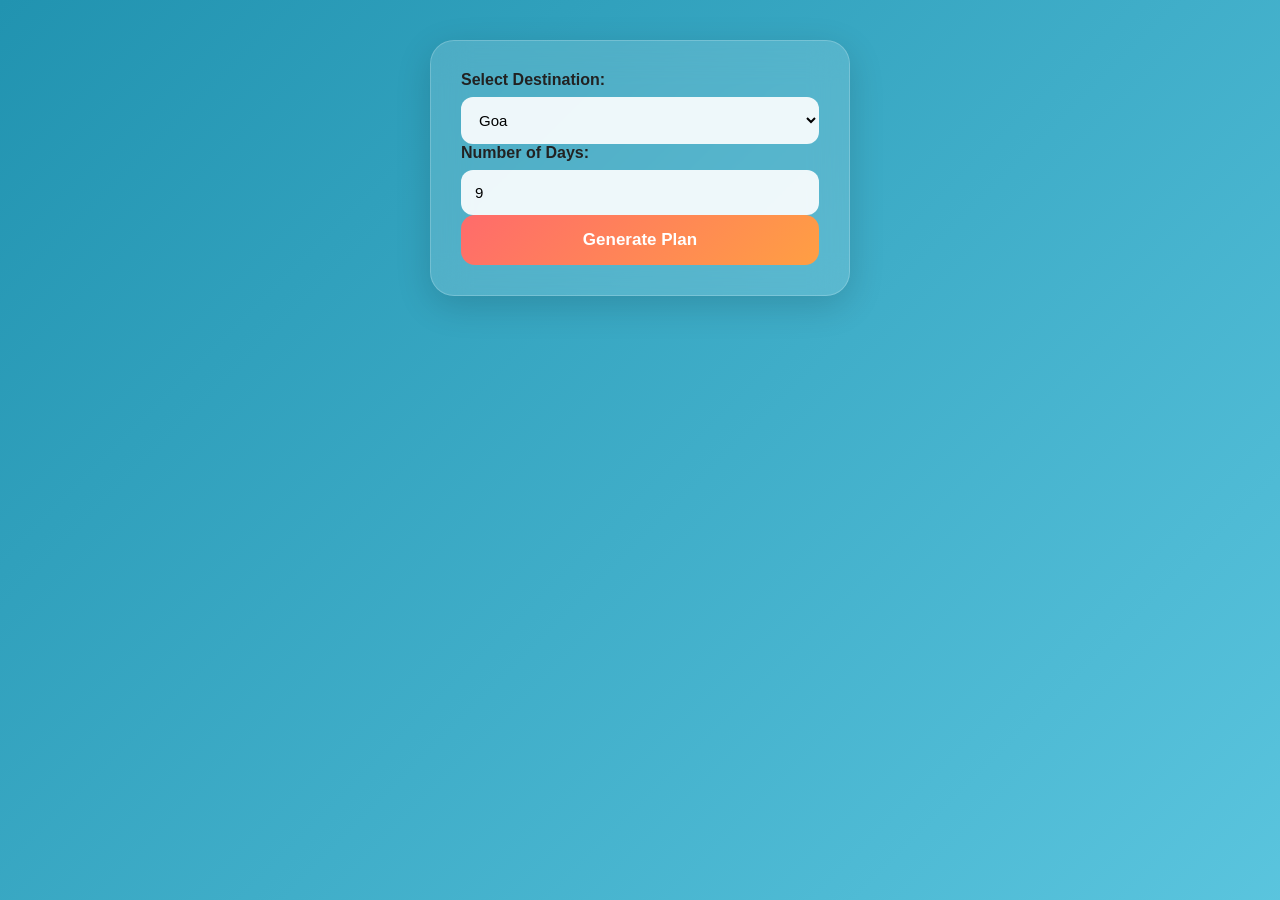
<file: planner.html>
<!DOCTYPE html>
<html lang="en">
<head>
    <meta charset="UTF-8">
    <meta name="viewport" content="width=device-width, initial-scale=1.0">
    <title>AI Trip Planner - Explore Bharat</title>
    <link rel="stylesheet" href="planner.css">
</head>

<body>

<div class="box">
    <label>Select Destination:</label>

    <select id="place">
        <option value="goa">Goa</option>
        <option value="kerala">Kerala</option>
        <option value="manali">Manali</option>
        <option value="rajasthan">Rajasthan</option>
        <option value="up">Uttar Pradesh</option>
        <option value="mumbai">Mumbai</option>
    </select>

    <label>Number of Days:</label>
    <input type="number" id="days" min="1" max="9" value="9">

    <button onclick="generatePlan()">Generate Plan</button>
</div>

<div id="output"></div>

<script src="giveplanner.js"></script>

</body>
</html>
</file>
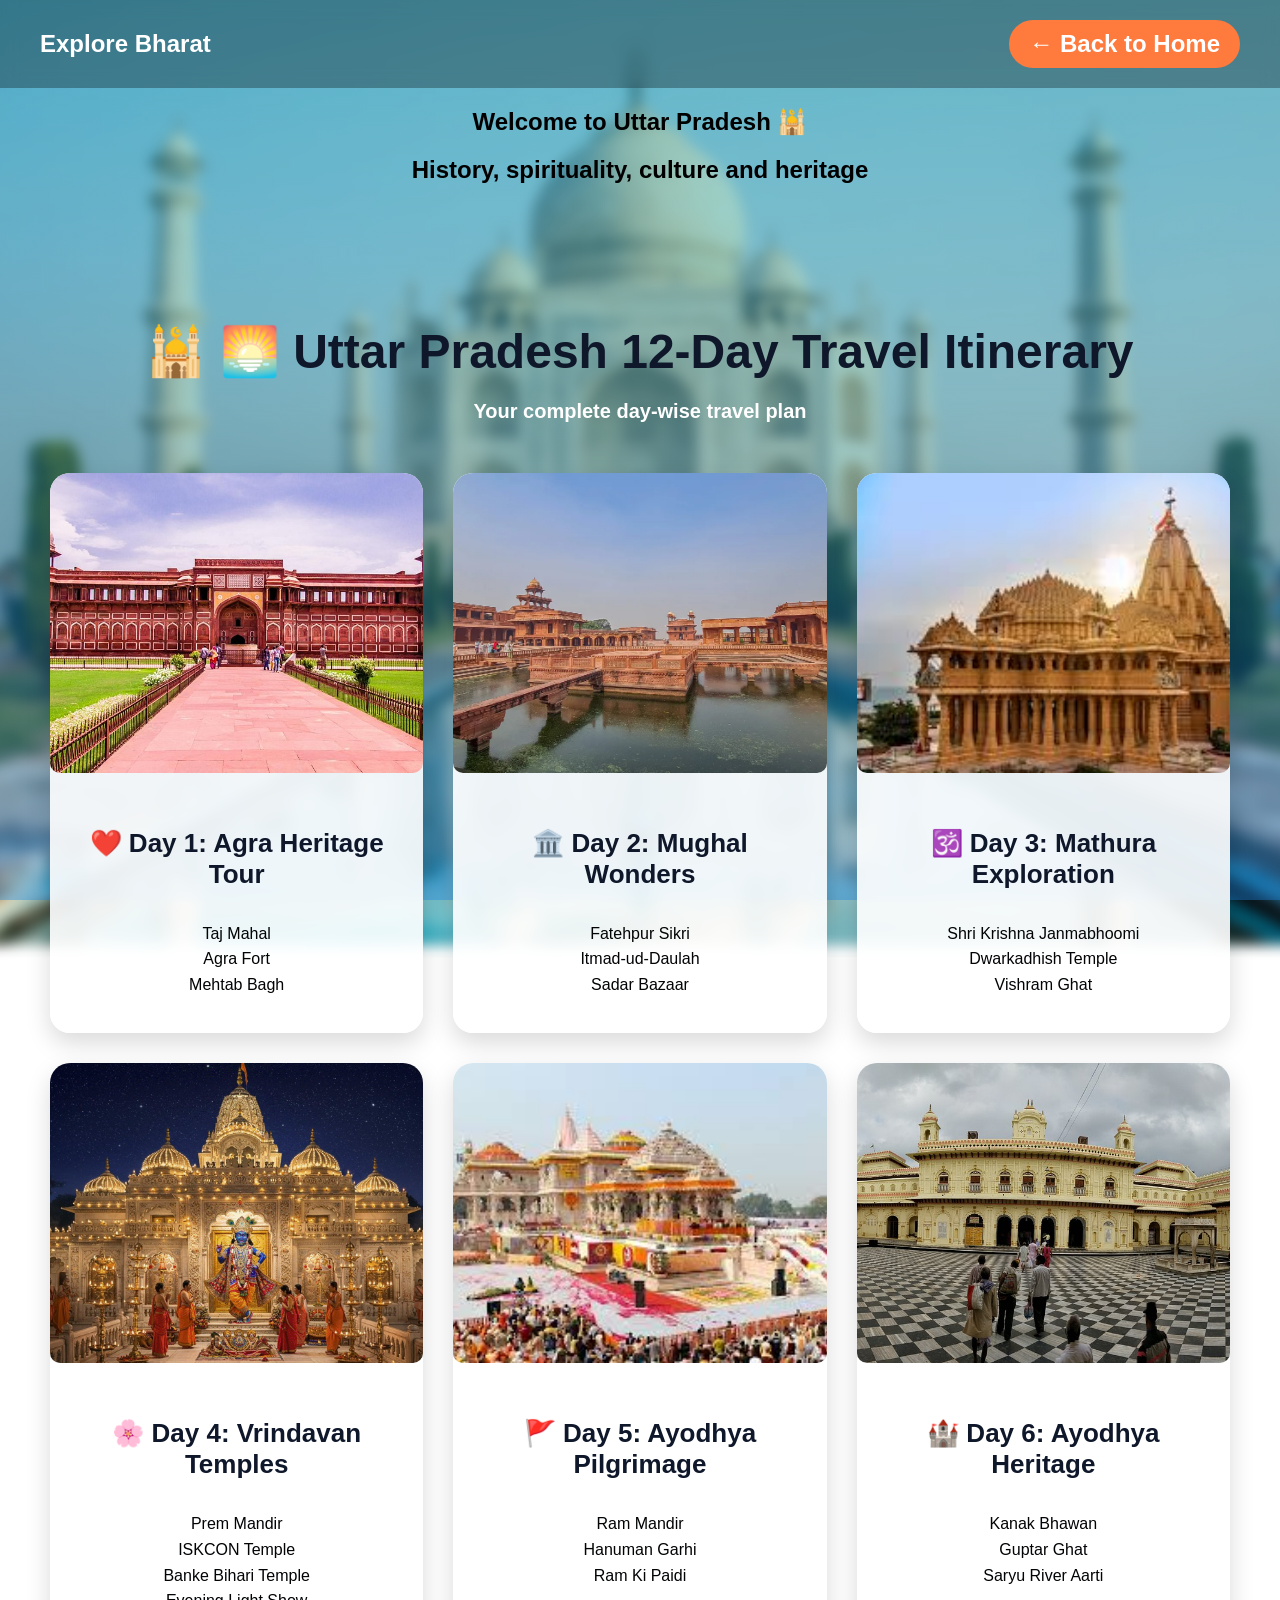
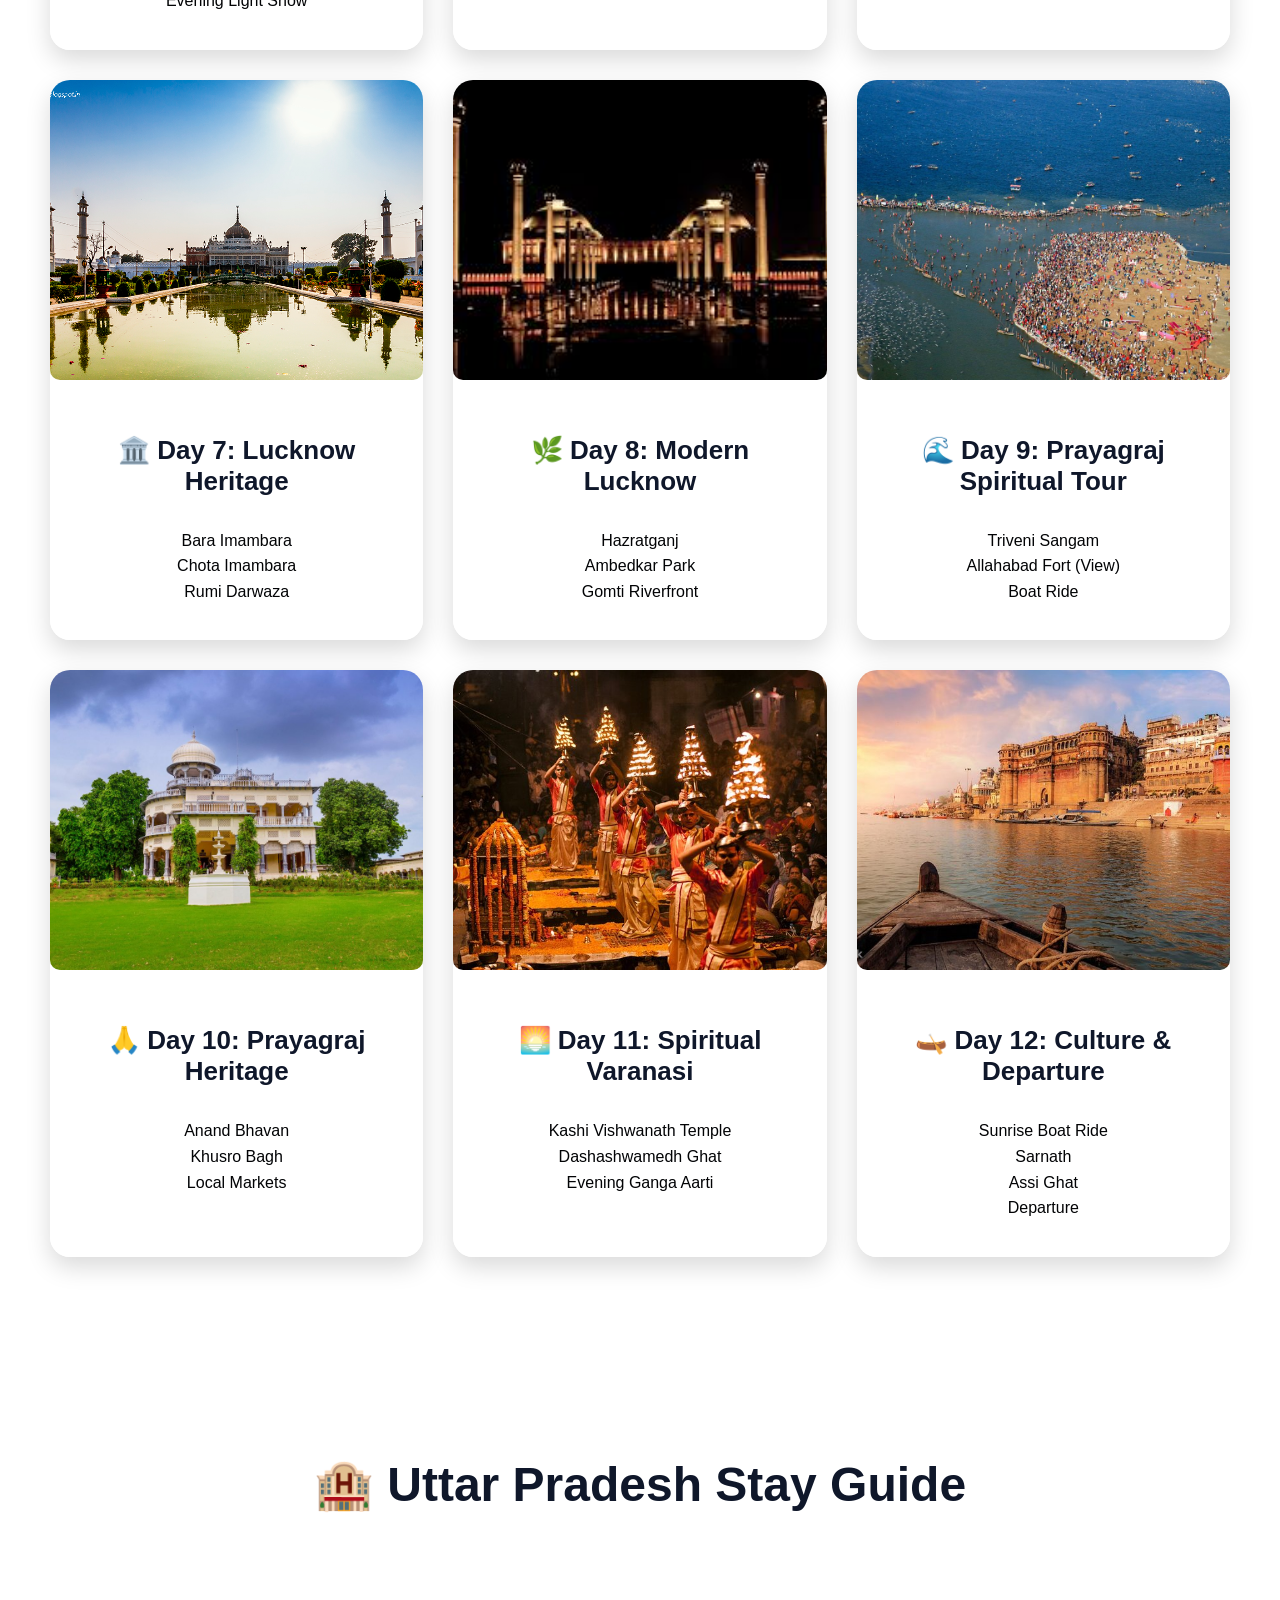
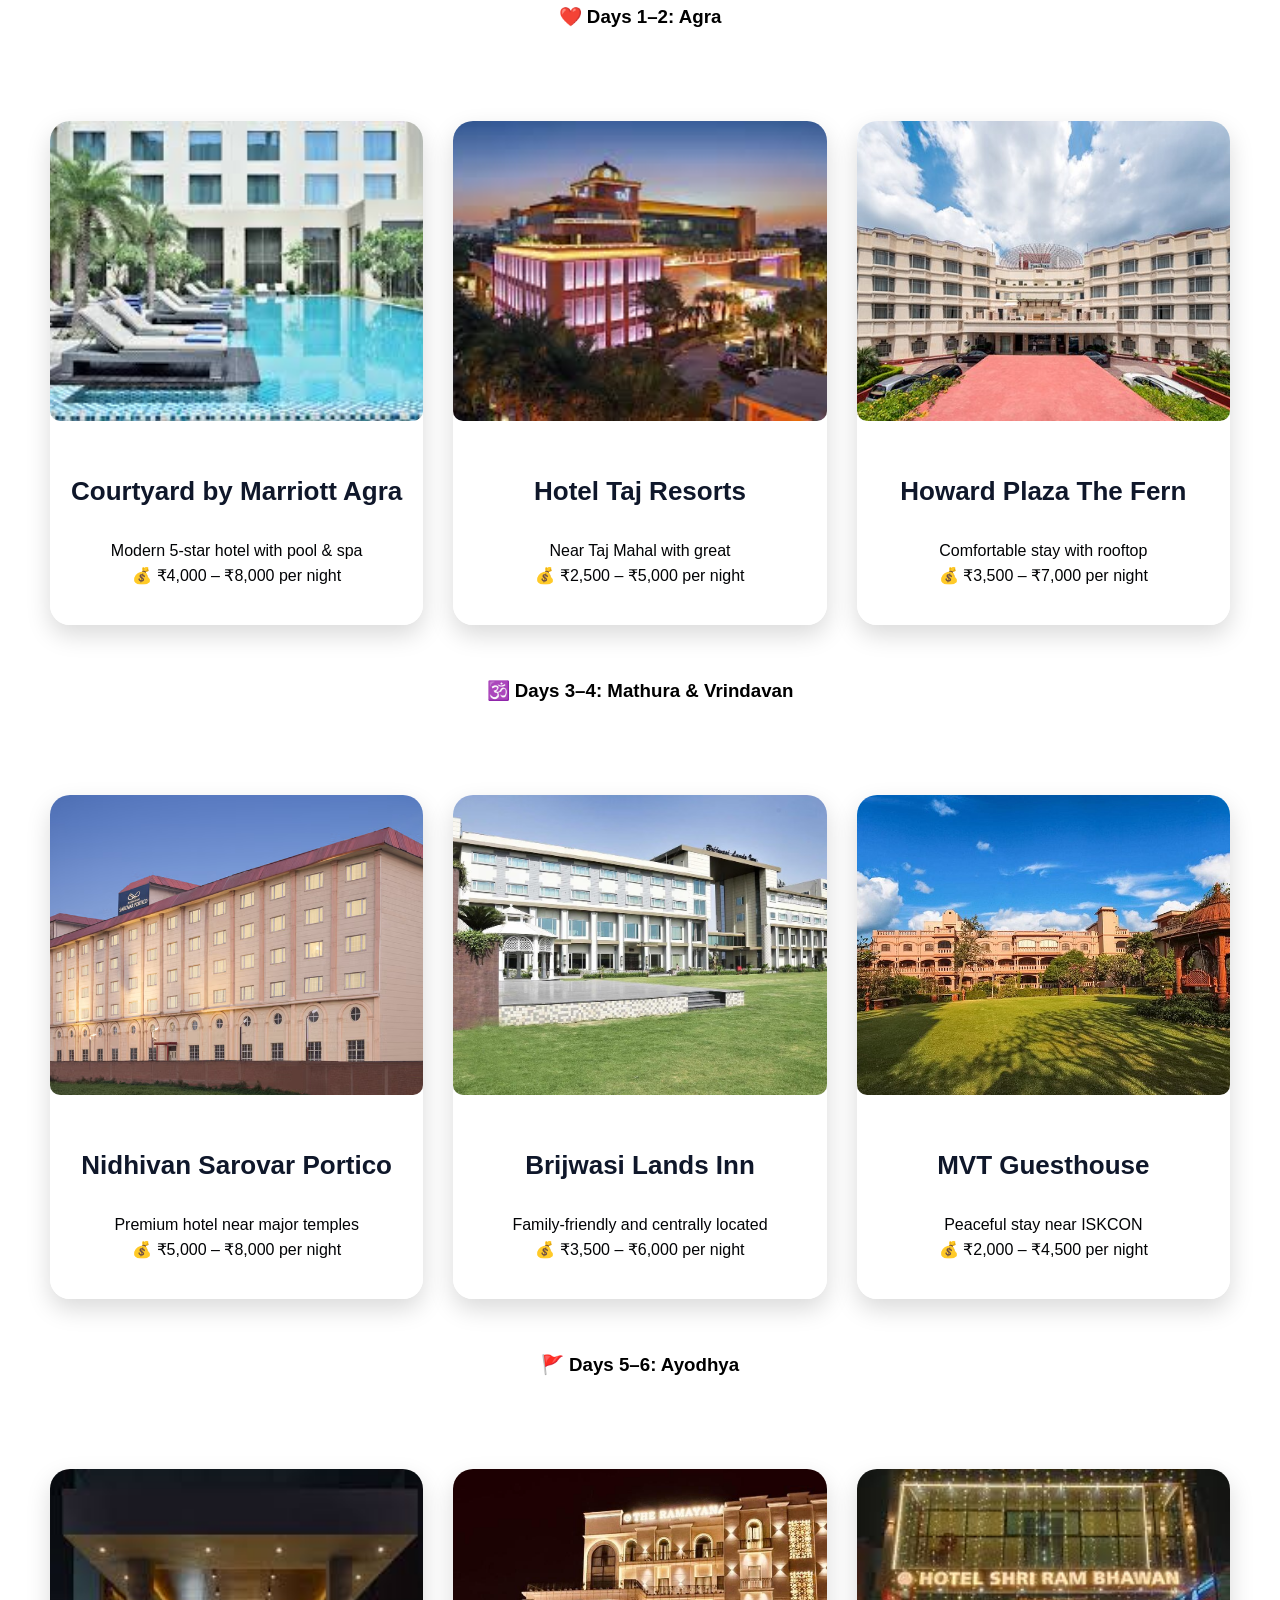
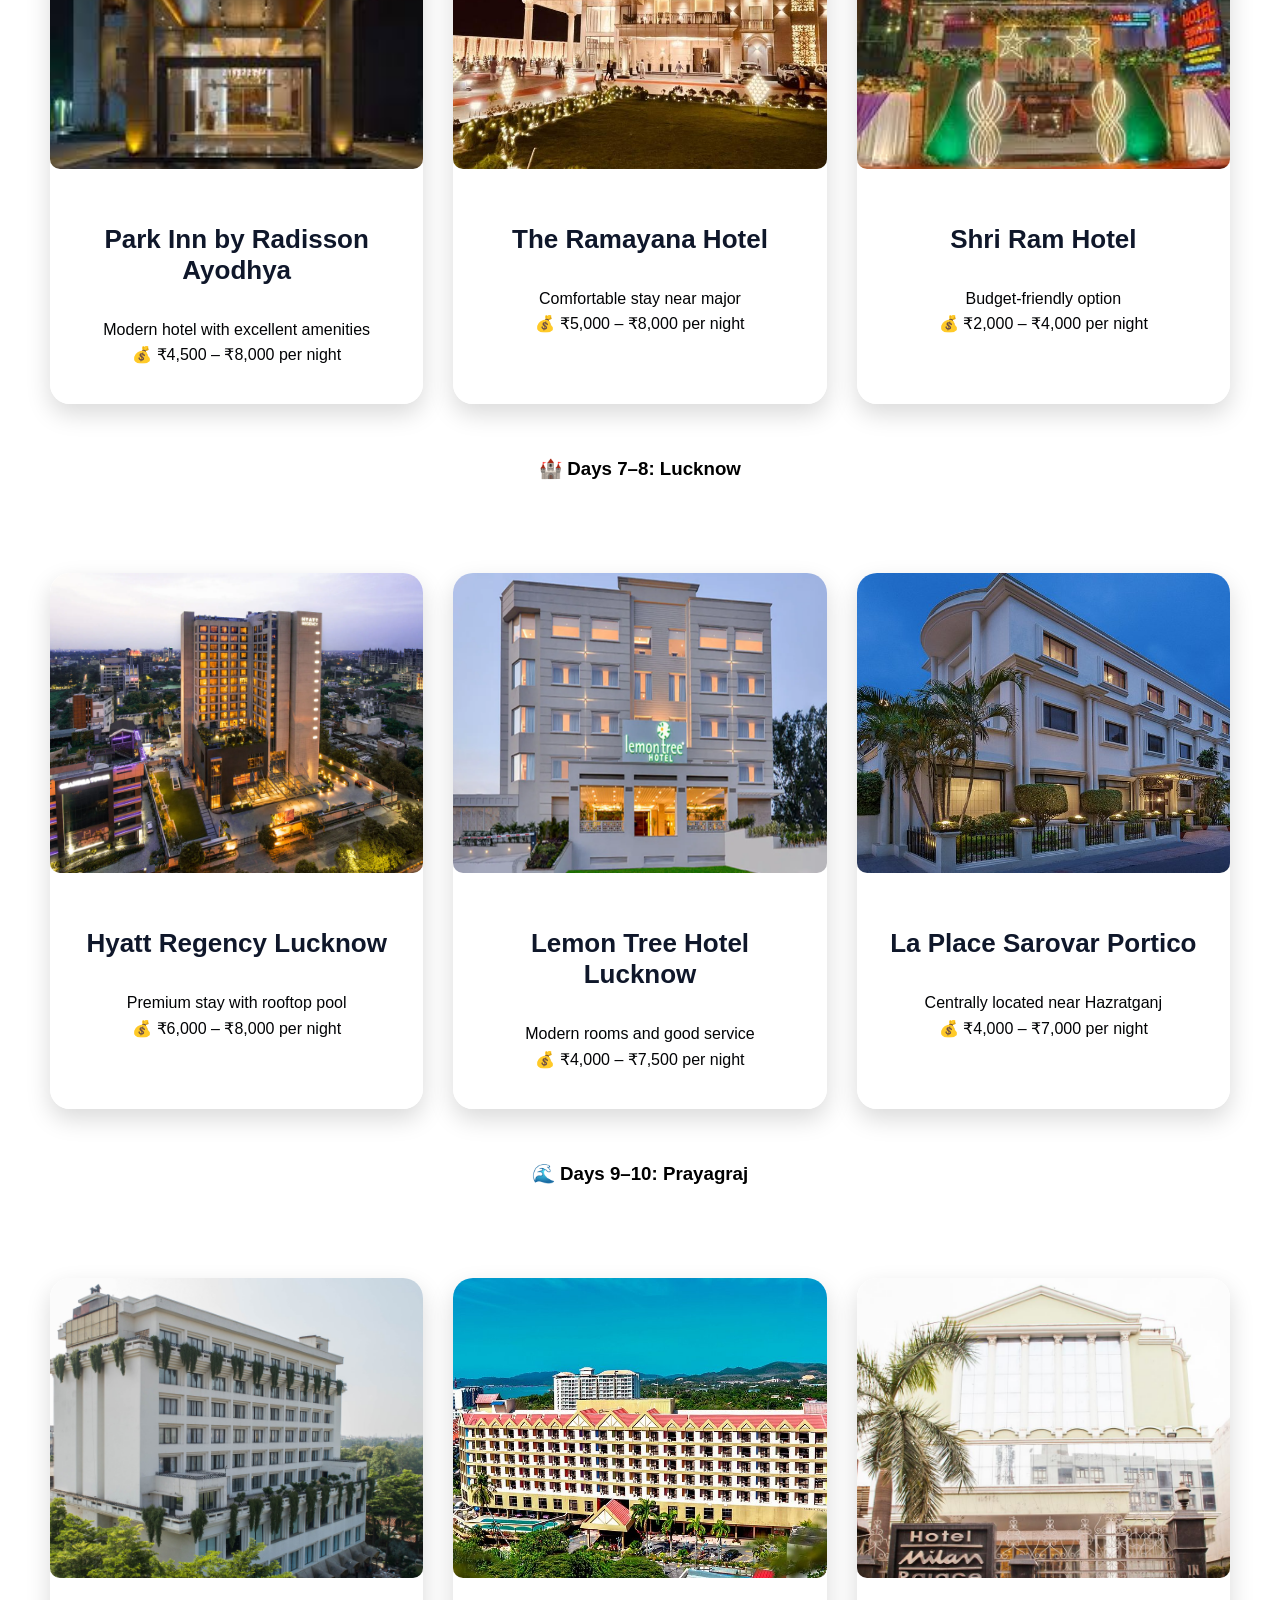
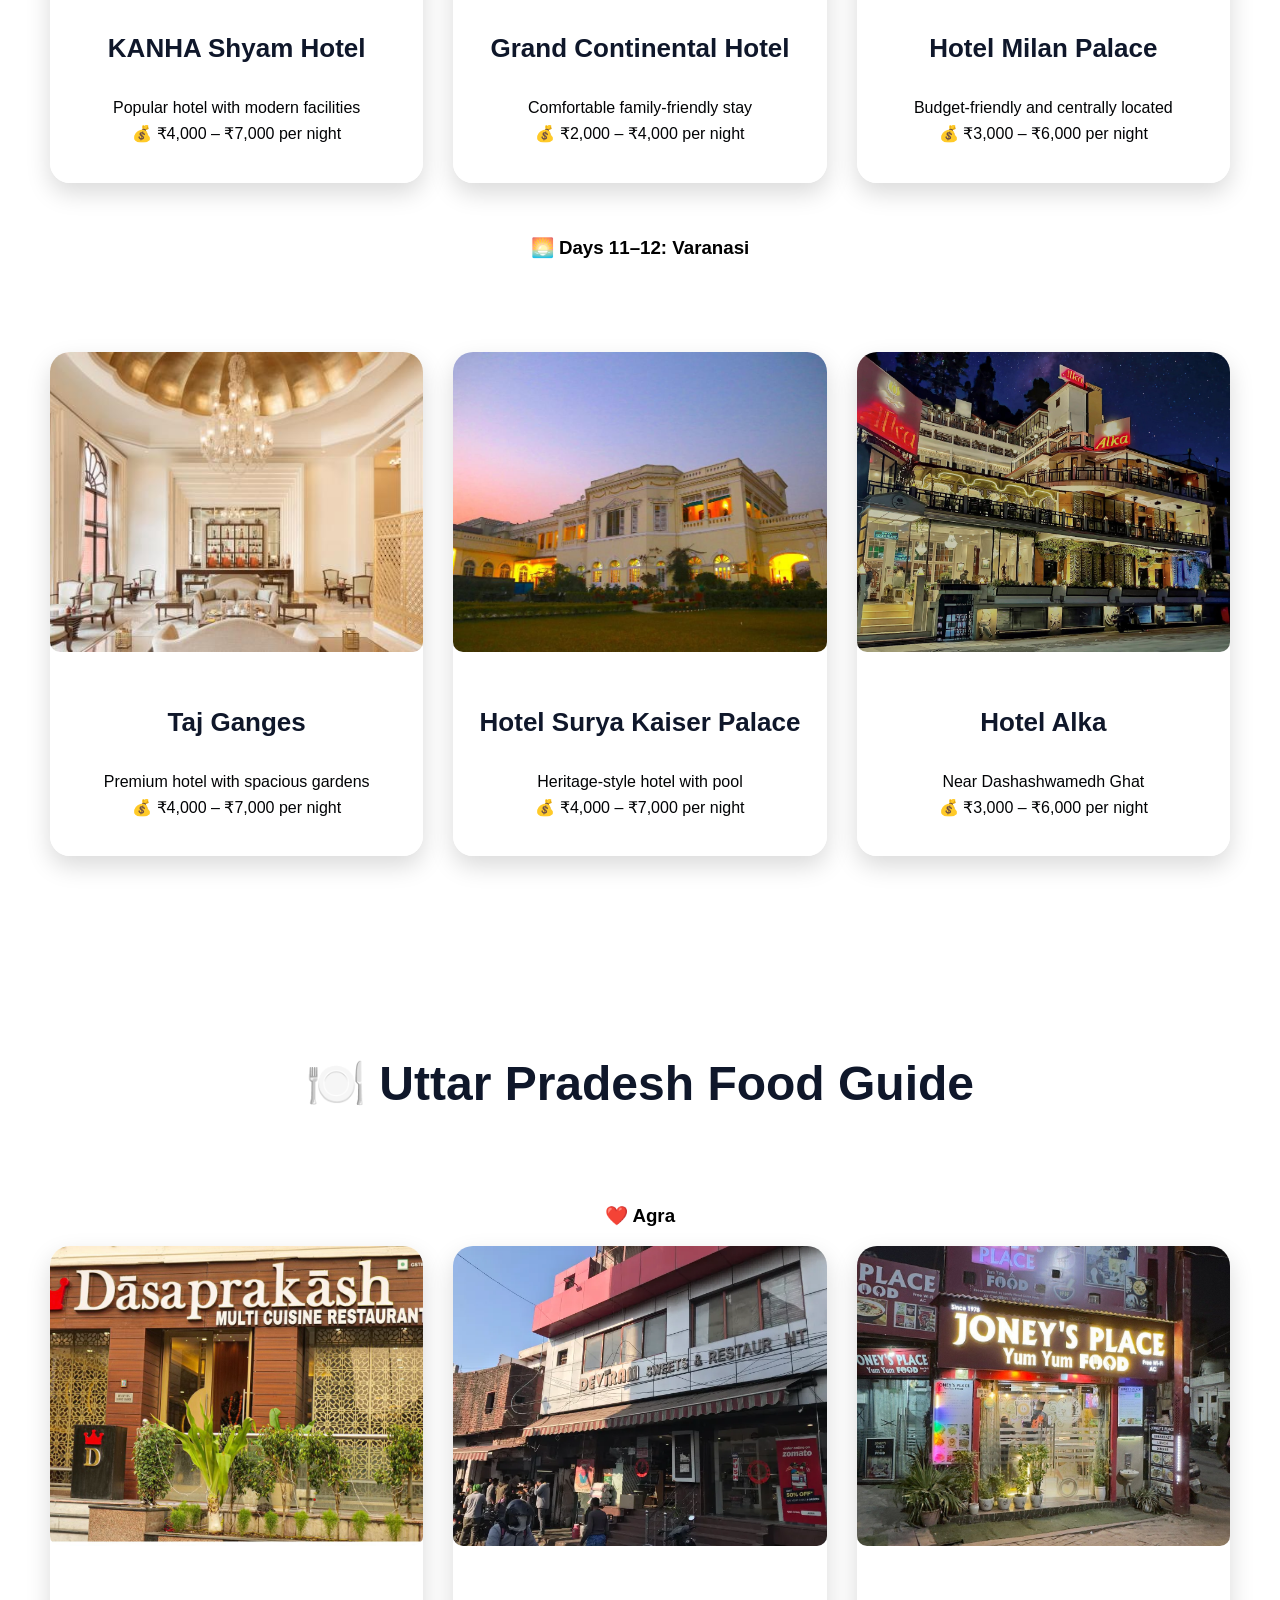
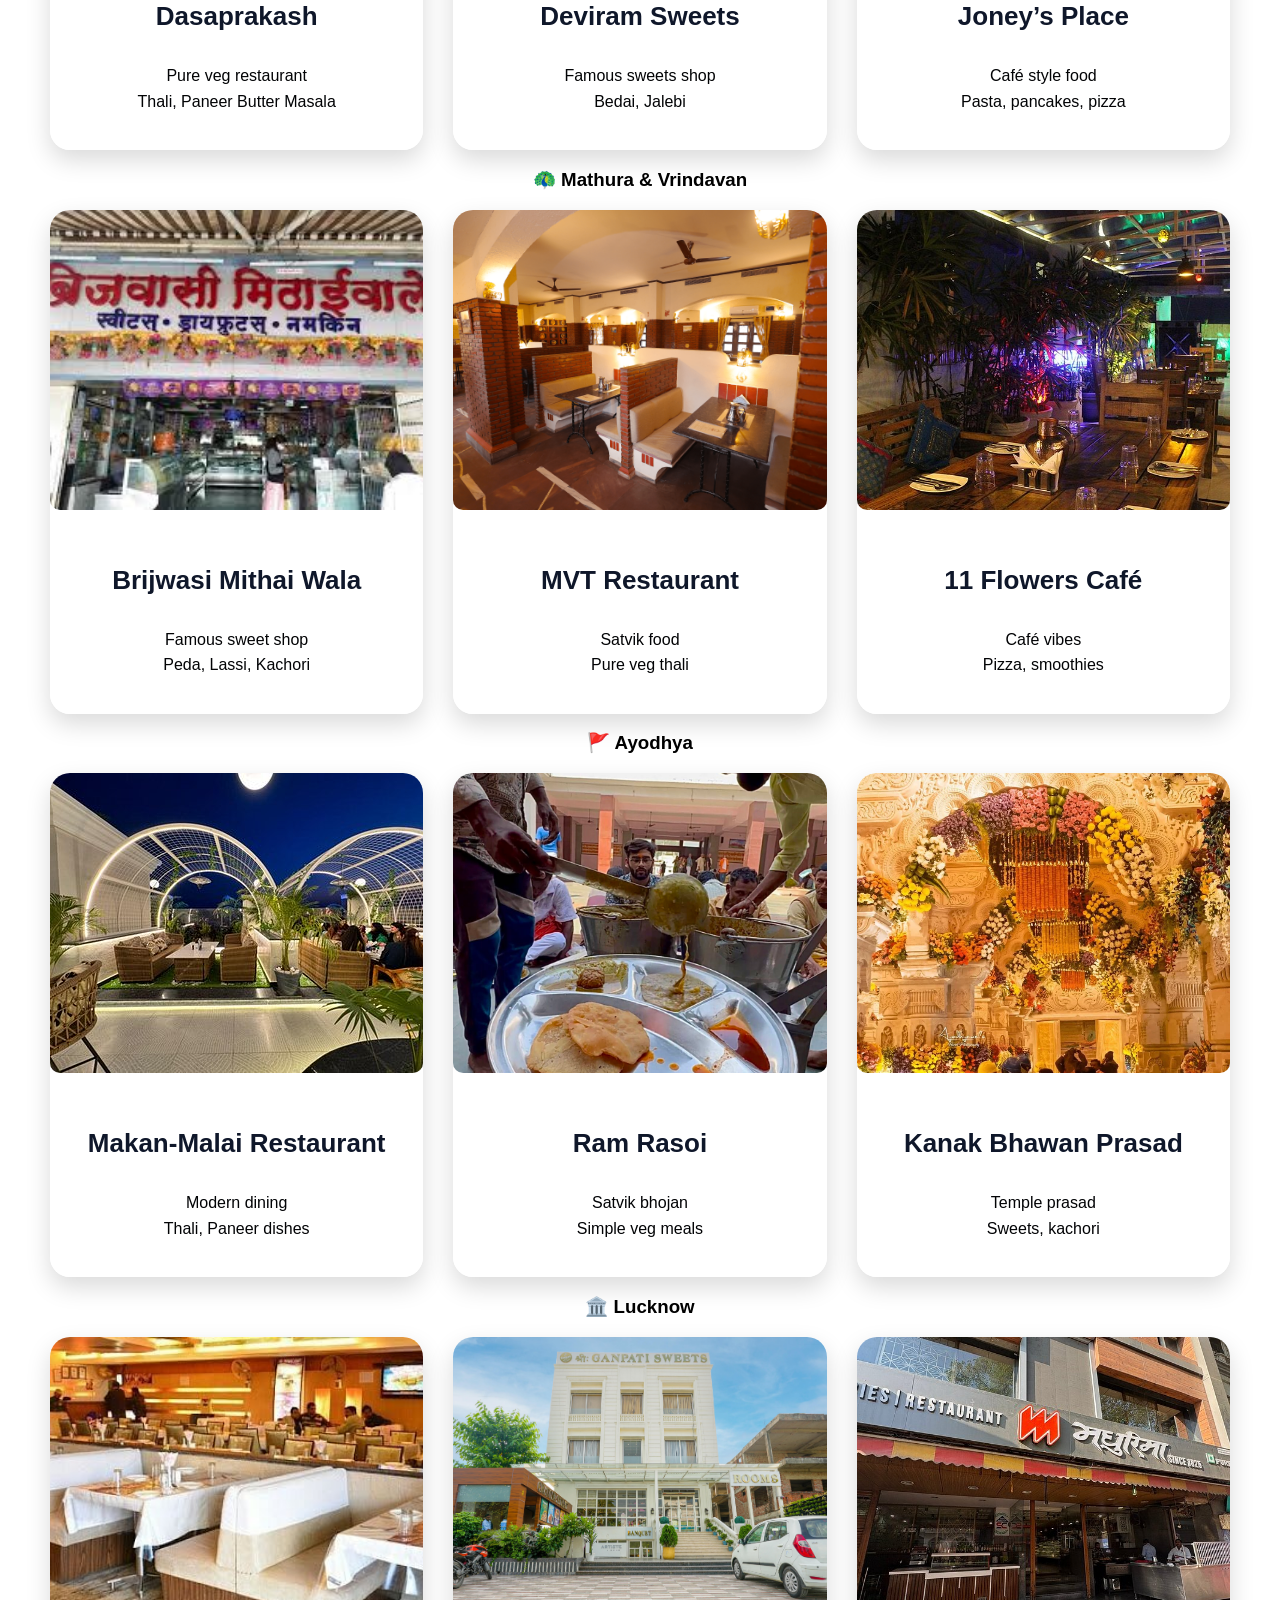
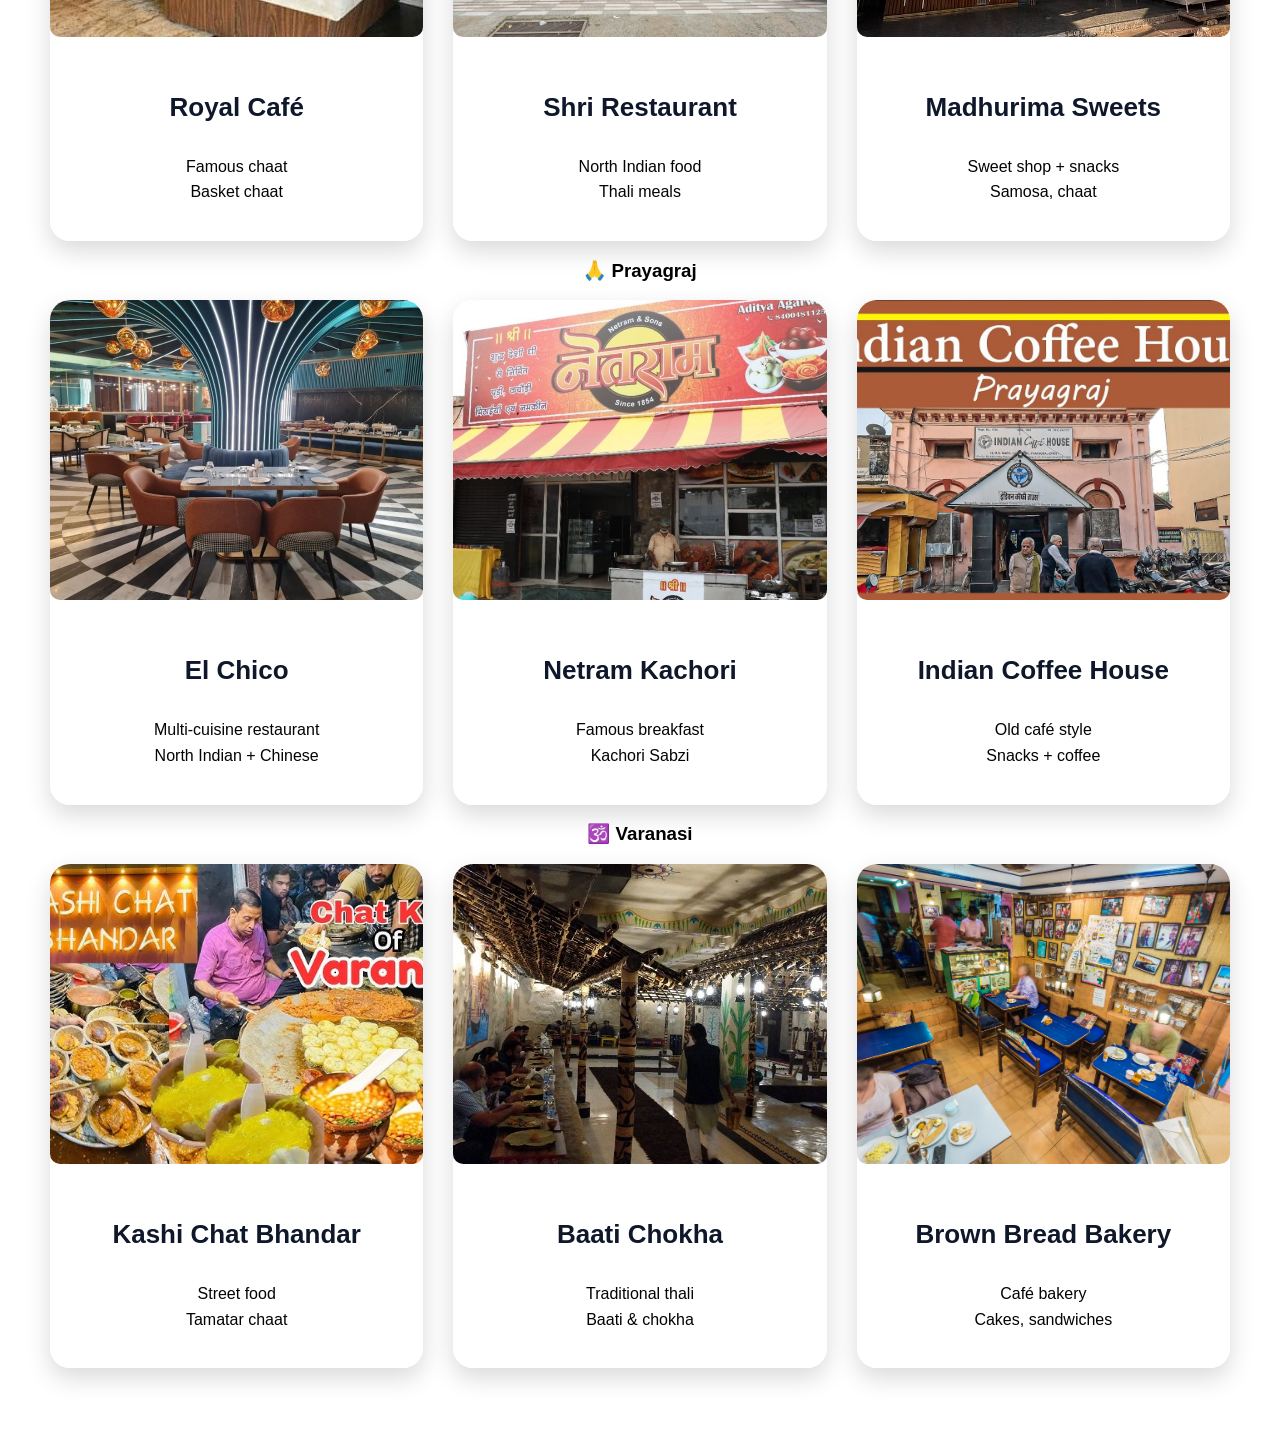
<file: uttarpradesh.html>
<!DOCTYPE html>
<html lang="en">
<head>
    <meta charset="UTF-8">
    <meta name="viewport" content="width=device-width, initial-scale=1.0">
    <title>Uttar Pradesh - Explore Bharat</title>
    <link rel="stylesheet" href="uttarpradesh.css">
</head>
<body>
<nav class="navbar">
    <div class="logo">Explore Bharat</div>

    <a href="index.html" class="home-btn">
        ← Back to Home
    </a>
</nav>

<section class="place-hero up-hero">

    <h1>Welcome to Uttar Pradesh 🕌</h1>
    <h2>History, spirituality, culture and heritage</h2>

<section class="destinations">

    <h2>🕌 🌅 Uttar Pradesh 12-Day Travel Itinerary</h2>
    <h3 class="subtitle">Your complete day-wise travel plan</h3>

    <div class="cards">

        <!-- DAY 1 -->
        <div class="card">
            <img src="image1/upimages/up1.jpg" alt="Agra Day 1">
            <h3>❤️ Day 1: Agra Heritage Tour</h3>
            <p>
                Taj Mahal<br>
                Agra Fort<br>
                Mehtab Bagh
            </p>
        </div>

        <!-- DAY 2 -->
        <div class="card">
            <img src="image1/upimages/up2.jpg" alt="Agra Day 2">
            <h3>🏛️ Day 2: Mughal Wonders</h3>
            <p>
                Fatehpur Sikri<br>
                Itmad-ud-Daulah<br>
                Sadar Bazaar
            </p>
        </div>

        <!-- DAY 3 -->
        <div class="card">
            <img src="image1/upimages/up3.jpg" alt="Mathura Day 3">
            <h3>🕉️ Day 3: Mathura Exploration</h3>
            <p>
                Shri Krishna Janmabhoomi<br>
                Dwarkadhish Temple<br>
                Vishram Ghat
            </p>
        </div>

        <!-- DAY 4 -->
        <div class="card">
            <img src="image1/upimages/up4.jpg" alt="Vrindavan Day 4">
            <h3>🌸 Day 4: Vrindavan Temples</h3>
            <p>
                Prem Mandir<br>
                ISKCON Temple<br>
                Banke Bihari Temple<br>
                Evening Light Show
            </p>
        </div>

        <!-- DAY 5 -->
        <div class="card">
            <img src="image1/upimages/up5.jpg" alt="Ayodhya Day 5">
            <h3>🚩 Day 5: Ayodhya Pilgrimage</h3>
            <p>
                Ram Mandir<br>
                Hanuman Garhi<br>
                Ram Ki Paidi
            </p>
        </div>

        <!-- DAY 6 -->
        <div class="card">
            <img src="image1/upimages/up6.jpg" alt="Ayodhya Day 6">
            <h3>🏰 Day 6: Ayodhya Heritage</h3>
            <p>
                Kanak Bhawan<br>
                Guptar Ghat<br>
                Saryu River Aarti
            </p>
        </div>

        <!-- DAY 7 -->
        <div class="card">
            <img src="image1/upimages/up7.jpg" alt="Lucknow Day 7">
            <h3>🏛️ Day 7: Lucknow Heritage</h3>
            <p>
                Bara Imambara<br>
                Chota Imambara<br>
                Rumi Darwaza
            </p>
        </div>

        <!-- DAY 8 -->
        <div class="card">
            <img src="image1/upimages/up8.jpg" alt="Lucknow Day 8">
            <h3>🌿 Day 8: Modern Lucknow</h3>
            <p>
                Hazratganj<br>
                Ambedkar Park<br>
                Gomti Riverfront
            </p>
        </div>

        <!-- DAY 9 -->
        <div class="card">
            <img src="image1/upimages/up9.jpg" alt="Prayagraj Day 9">
            <h3>🌊 Day 9: Prayagraj Spiritual Tour</h3>
            <p>
                Triveni Sangam<br>
                Allahabad Fort (View)<br>
                Boat Ride
            </p>
        </div>

        <!-- DAY 10 -->
        <div class="card">
            <img src="image1/upimages/up10.jpg" alt="Prayagraj Day 10">
            <h3>🙏 Day 10: Prayagraj Heritage</h3>
            <p>
                Anand Bhavan<br>
                Khusro Bagh<br>
                Local Markets
            </p>
        </div>

        <!-- DAY 11 -->
        <div class="card">
            <img src="image1/upimages/up11.jpg" alt="Varanasi Day 11">
            <h3>🌅 Day 11: Spiritual Varanasi</h3>
            <p>
                Kashi Vishwanath Temple<br>
                Dashashwamedh Ghat<br>
                Evening Ganga Aarti
            </p>
        </div>

        <!-- DAY 12 -->
        <div class="card">
            <img src="image1/upimages/up12.jpg" alt="Varanasi Day 12">
            <h3>🛶 Day 12: Culture & Departure</h3>
            <p>
                Sunrise Boat Ride<br>
                Sarnath<br>
                Assi Ghat<br>
                Departure
            </p>
        </div>

    </div>

</section>
<section class="destinations">

    <h2>🏨 Uttar Pradesh Stay Guide</h2>
    <p class="subtitle">Best hotels across Agra, Mathura, Ayodhya, Lucknow, Prayagraj & Varanasi</p>

    <!-- AGRA -->
    <h3>❤️ Days 1–2: Agra</h3>
    <p class="subtitle">Best for Taj Mahal views & heritage attractions</p>

    <div class="cards">

        <div class="card">
            <img src="image1/upimages/up13.jpg" alt="Courtyard by Marriott Agra">
            <h3>Courtyard by Marriott Agra</h3>
            <p>
                Modern 5-star hotel with pool & spa<br>💰 ₹4,000 – ₹8,000 per night
            </p>
        </div>

        <div class="card">
            <img src="image1/upimages/up14.jpg" alt="Hotel Taj Resorts">
            <h3>Hotel Taj Resorts</h3>
            <p>
                Near Taj Mahal with great <br>💰 ₹2,500 – ₹5,000 per night
            </p>
        </div>

        <div class="card">
            <img src="image1/upimages/up15.jpg" alt="Howard Plaza The Fern">
            <h3>Howard Plaza The Fern</h3>
            <p>
                Comfortable stay with rooftop <br>💰 ₹3,500 – ₹7,000 per night
            </p>
        </div>

    </div>

    <br><br>

    <!-- MATHURA & VRINDAVAN -->
    <h3>🕉️ Days 3–4: Mathura & Vrindavan</h3>
    <p class="subtitle">Best for temple visits & spiritual atmosphere</p>

    <div class="cards">

        <div class="card">
            <img src="image1/upimages/up16.jpg" alt="Nidhivan Sarovar Portico">
            <h3>Nidhivan Sarovar Portico</h3>
            <p>
                Premium hotel near major temples<br>💰 ₹5,000 – ₹8,000 per night
            </p>
        </div>

        <div class="card">
            <img src="image1/upimages/up17.jpg" alt="Brijwasi Lands Inn">
            <h3>Brijwasi Lands Inn</h3>
            <p>
                Family-friendly and centrally located<br>💰 ₹3,500 – ₹6,000 per night
            </p>
        </div>

        <div class="card">
            <img src="image1/upimages/up18.jpg" alt="MVT Guesthouse">
            <h3>MVT Guesthouse</h3>
            <p>
                Peaceful stay near ISKCON <br>💰 ₹2,000 – ₹4,500 per night
            </p>
        </div>

    </div>

    <br><br>

    <!-- AYODHYA -->
    <h3>🚩 Days 5–6: Ayodhya</h3>
    <p class="subtitle">Best for Ram Mandir visits</p>

    <div class="cards">

        <div class="card">
            <img src="image1/upimages/up19.jpg" alt="Park Inn by Radisson Ayodhya">
            <h3>Park Inn by Radisson Ayodhya</h3>
            <p>
                Modern hotel with excellent amenities<br>💰 ₹4,500 – ₹8,000 per night
            </p>
        </div>

        <div class="card">
            <img src="image1/upimages/up20.jpg" alt="The Ramayana Hotel">
            <h3>The Ramayana Hotel</h3>
            <p>
                Comfortable stay near major <br>💰 ₹5,000 – ₹8,000 per night
            </p>
        </div>

        <div class="card">
            <img src="image1/upimages/up21.jpg" alt="Shri Ram Hotel">
            <h3>Shri Ram Hotel</h3>
            <p>
                Budget-friendly option<br>💰 ₹2,000 – ₹4,000 per night
            </p>
        </div>

    </div>

    <br><br>

    <!-- LUCKNOW -->
    <h3>🏰 Days 7–8: Lucknow</h3>
    <p class="subtitle">Best for Nawabi culture & shopping</p>

    <div class="cards">

        <div class="card">
            <img src="image1/upimages/up22.jpg" alt="Hyatt Regency Lucknow">
            <h3>Hyatt Regency Lucknow</h3>
            <p>
                Premium stay with rooftop pool<br>💰 ₹6,000 – ₹8,000 per night
            </p>
        </div>

        <div class="card">
            <img src="image1/upimages/up23.jpg" alt="Lemon Tree Hotel">
            <h3>Lemon Tree Hotel Lucknow</h3>
            <p>
                Modern rooms and good service<br>💰 ₹4,000 – ₹7,500 per night
            </p>
        </div>

        <div class="card">
            <img src="image1/upimages/up24.jpg" alt="La Place Sarovar Portico">
            <h3>La Place Sarovar Portico</h3>
            <p>
                Centrally located near Hazratganj<br>💰 ₹4,000 – ₹7,000 per night
            </p>
        </div>

    </div>

    <br><br>

    <!-- PRAYAGRAJ -->
    <h3>🌊 Days 9–10: Prayagraj</h3>
    <p class="subtitle">Best for Sangam & heritage attractions</p>

    <div class="cards">

        <div class="card">
            <img src="image1/upimages/up25.jpg" alt="KANHA Shyam Hotel">
            <h3>KANHA Shyam Hotel</h3>
            <p>
                Popular hotel with modern facilities<br>💰 ₹4,000 – ₹7,000 per night
            </p>
        </div>

        <div class="card">
            <img src="image1/upimages/up26.jpg" alt="Grand Continental Hotel">
            <h3>Grand Continental Hotel</h3>
            <p>
                Comfortable family-friendly stay<br>💰 ₹2,000 – ₹4,000 per night
            </p>
        </div>

        <div class="card">
            <img src="image1/upimages/up27.jpg" alt="Hotel Milan Palace">
            <h3>Hotel Milan Palace</h3>
            <p>
                Budget-friendly and centrally located<br>💰 ₹3,000 – ₹6,000 per night
            </p>
        </div>

    </div>

    <br><br>

    <!-- VARANASI -->
    <h3>🌅 Days 11–12: Varanasi</h3>
    <p class="subtitle">Best for ghats & Ganga Aarti</p>

    <div class="cards">

        <div class="card">
            <img src="image1/upimages/up28.jpg" alt="Taj Ganges">
            <h3>Taj Ganges</h3>
            <p>
                Premium hotel with spacious gardens<br>💰 ₹4,000 – ₹7,000 per night
            </p>
        </div>

        <div class="card">
            <img src="image1/upimages/up29.jpg" alt="Hotel Surya Kaiser Palace">
            <h3>Hotel Surya Kaiser Palace</h3>
            <p>
                Heritage-style hotel with pool<br>💰 ₹4,000 – ₹7,000 per night
            </p>
        </div>

        <div class="card">
            <img src="image1/upimages/up30.jpg" alt="Hotel Alka">
            <h3>Hotel Alka</h3>
            <p>
                Near Dashashwamedh Ghat<br>💰 ₹3,000 – ₹6,000 per night
            </p>
        </div>

    </div>

</section>
<!-- ================= FOOD ================= -->
<section class="destinations">

    <h2>🍽️ Uttar Pradesh Food Guide</h2>
    <h3 class="subtitle">Best food places across famous cities</h3>

    <!-- ================= AGRA ================= -->
    <h3>❤️ Agra</h3>

    <div class="cards">

        <div class="card">
            <img src="image1/upimages/up31.jpg">
            <h3>Dasaprakash</h3>
            <p>Pure veg restaurant<br>Thali, Paneer Butter Masala</p>
        </div>

        <div class="card">
            <img src="image1/upimages/up32.jpg">
            <h3>Deviram Sweets</h3>
            <p>Famous sweets shop<br>Bedai, Jalebi</p>
        </div>

        <div class="card">
            <img src="image1/upimages/up33.jpg">
            <h3>Joney’s Place</h3>
            <p>Café style food<br>Pasta, pancakes, pizza</p>
        </div>

    </div>

    <!-- ================= MATHURA & VRINDAVAN ================= -->
    <h3>🦚 Mathura & Vrindavan</h3>

    <div class="cards">

        <div class="card">
            <img src="image1/upimages/brijwasi.jpg">
            <h3>Brijwasi Mithai Wala</h3>
            <p>Famous sweet shop<br>Peda, Lassi, Kachori</p>
        </div>

        <div class="card">
            <img src="image1/upimages/mvt.jpg">
            <h3>MVT Restaurant</h3>
            <p>Satvik food<br>Pure veg thali</p>
        </div>

        <div class="card">
            <img src="image1/upimages/11-flowers-rooftop.jpg">
            <h3>11 Flowers Café</h3>
            <p>Café vibes<br>Pizza, smoothies</p>
        </div>

    </div>

    <!-- ================= AYODHYA ================= -->
    <h3>🚩 Ayodhya</h3>

    <div class="cards">

        <div class="card">
            <img src="image1/upimages/makanmalai.jpg">
            <h3>Makan-Malai Restaurant</h3>
            <p>Modern dining<br>Thali, Paneer dishes</p>
        </div>

        <div class="card">
            <img src="image1/upimages/ramrasoi.jpg">
            <h3>Ram Rasoi</h3>
            <p>Satvik bhojan<br>Simple veg meals</p>
        </div>

        <div class="card">
            <img src="image1/upimages/kanak.jpg">
            <h3>Kanak Bhawan Prasad</h3>
            <p>Temple prasad<br>Sweets, kachori</p>
        </div>

    </div>

    <!-- ================= LUCKNOW ================= -->
    <h3>🏛️ Lucknow</h3>

    <div class="cards">

        <div class="card">
            <img src="image1/upimages/royal.jpg">
            <h3>Royal Café</h3>
            <p>Famous chaat<br>Basket chaat</p>
        </div>

        <div class="card">
            <img src="image1/upimages/shri.jpg">
            <h3>Shri Restaurant</h3>
            <p>North Indian food<br>Thali meals</p>
        </div>

        <div class="card">
            <img src="image1/upimages/madhurima.jpg">
            <h3>Madhurima Sweets</h3>
            <p>Sweet shop + snacks<br>Samosa, chaat</p>
        </div>

    </div>

    <!-- ================= PRAYAGRAJ ================= -->
    <h3>🙏 Prayagraj</h3>

    <div class="cards">

        <div class="card">
            <img src="image1/upimages/el.jpg">
            <h3>El Chico</h3>
            <p>Multi-cuisine restaurant<br>North Indian + Chinese</p>
        </div>

        <div class="card">
            <img src="image1/upimages/netram.jpg">
            <h3>Netram Kachori</h3>
            <p>Famous breakfast<br>Kachori Sabzi</p>
        </div>

        <div class="card">
            <img src="image1/upimages/indian.jpg">
            <h3>Indian Coffee House</h3>
            <p>Old café style<br>Snacks + coffee</p>
        </div>

    </div>

    <!-- ================= VARANASI ================= -->
    <h3>🕉️ Varanasi</h3>

    <div class="cards">

        <div class="card">
            <img src="image1/upimages/chat.jpg">
            <h3>Kashi Chat Bhandar</h3>
            <p>Street food<br>Tamatar chaat</p>
        </div>

        <div class="card">
            <img src="image1/upimages/batichokha.jpg">
            <h3>Baati Chokha</h3>
            <p>Traditional thali<br>Baati & chokha</p>
        </div>

        <div class="card">
            <img src="image1/upimages/brownbread.jpg">
            <h3>Brown Bread Bakery</h3>
            <p>Café bakery<br>Cakes, sandwiches</p>
        </div>

    </div>

</section>
</file>
<file: kerala.css>
* {
    text-align: center;
}


.destinations{
    padding:80px 50px;
}
body {
    margin: 0;
    padding: 0;
    font-family: Arial;
    background: url("image1/keralaimages/kerala-bg.jpg") no-repeat center center fixed;
    background-size: cover;
}

/* Make content readable */
.destinations {
    background: transparent;
}

/* Cards */
.card {
      background-color: linear-gradient(-45deg,
        #00c6ff,
        #0072ff,
        #00ff99,
        #00b09b
    );
    backdrop-filter: blur(5px);
    border-radius: 12px;
}

/* Images */
.card img {
    width: 100%;
    height: 180px;
    object-fit: cover;
    border-radius: 10px;
    justify-content: center;
    align-items: center;
}
.center-card {
    grid-column: 1 / -1;
    justify-self: center;
    width: 700px;
}
/* Navbar */
nav {
    display: flex;
    justify-content: space-between;
    padding: 15px 20px;
    background: rgba(0,0,0,0.4);
    color: white;
}

.back-btn {
    color: white;
    text-decoration: none;
}
.destinations h2{
    text-align:center;
    font-size:48px;
    color:#0f172a;
    margin-bottom:15px;
}

.subtitle{
    text-align:center;

    color: rgb(255, 255, 255);

    font-size:20px;

    font-weight:600;

    margin-bottom:50px;
}

.cards{
    display:grid;
    grid-template-columns: repeat(3, 1fr);
    gap:30px;

    width:100%;
}
.card{
    background:white;
    border-radius:20px;
    overflow:hidden;

    color: black;
    box-shadow:0 10px 25px rgba(0,0,0,0.15);

    transition:all 0.4s ease;

    cursor:pointer;

    position:relative;
}

.card:hover{
    transform:translateY(-15px) scale(1.03);

    box-shadow:0 20px 40px rgba(0,0,0,0.25);
}

.card img{
    width:100%;
    height:260px;

    object-fit:cover;

    transition:0.5s;
}

.card:hover img{
    transform:scale(1.1);
}

.card h3{
    padding:15px 20px 5px;
    font-size:26px;
    color:#0f172a;
}

.card p{
    padding:0 20px 20px;
    color:#020305;
    line-height:1.6;
}
.day-container {
    display: flex;
    flex-direction: column;
    gap: 15px;
}

.day-box {
    background: white;
    padding: 15px;
    border-radius: 12px;
    box-shadow: 0 5px 15px rgba(0,0,0,0.1);
    cursor: pointer;
    transition: 0.3s;
}

.day-box h3 {
    margin: 0;
    color: #010910;
}

.day-content {
    display: none;
    margin-top: 10px;
    color: #333;
}

.day-box:hover {
    background: #f5f9ff;
}
.card img {
    width: 100%;
    height: 300px;
    object-fit: cover;
    border-radius: 10px;
    margin-bottom: 10px;
}
body {
    background: url("image1/keralaimages/kerala-bg.jpg") no-repeat center center fixed;
    background-size: cover;
}

body {
    margin: 0;
    font-family: Arial, sans-serif;
}

body::before {
    content: "";
    position: fixed;
    top: 0;
    left: 0;
    width: 100%;
    height: 100%;
    background: url("image1/keralaimages/kerala-bg.jpg") no-repeat center center/cover;
    filter: blur(6px);
    z-index: -1;
    transform: scale(1.1);
}

body::after {
    content: "";
    position: fixed;
    top: 0;
    left: 0;
    width: 100%;
    height: 100%;
    background: linear-gradient(
        rgba(0, 150, 136, 0.4),
        rgba(30, 136, 229, 0.4)
    );
    z-index: -1;
}
.card {
    background: rgba(255, 255, 255, 0.9);
    backdrop-filter: blur(5px);
}
.navbar{
    display:flex;
    justify-content:space-between;
    align-items:center;
    padding:20px 40px;
    background:rgba(0,0,0,0.3);
    backdrop-filter:blur(8px);
}
.logo{
    font-size:24px;
    font-weight:700;
    color:white;
}

.home-btn{
    font-size:24px;
    font-weight:700;
    color:white;
    background:#ff7a3d;
    padding:10px 20px;
    border-radius:25px;
    text-decoration:none;
}
</file>
<file: manali.css>
* {
    text-align: center;
}

/* DESTINATIONS */
.destinations{
    padding:80px 50px;
}

/* BODY BACKGROUND (MANALI VERSION) */
body {
    margin: 0;
    padding: 0;
    font-family: Arial;
    background: url("image2/manaliimages/manali-bg.jpg") no-repeat center center fixed;
    background-size: cover;
}

/* Make content readable */
.destinations {
    background: transparent;
}

/* CARDS (gradient base - fixed properly) */
.card {
    background: linear-gradient(-45deg,
        #00c6ff,
        #0072ff,
        #00ff99,
        #00b09b
    );
    backdrop-filter: blur(5px);
    border-radius: 12px;
}

/* IMAGES (first style) */
.card img {
    width: 100%;
    height: 180px;
    object-fit: cover;
    border-radius: 10px;
    justify-content: center;
    align-items: center;
}

/* CENTER CARD */
.center-card {
    grid-column: 1 / -1;
    justify-self: center;
    width: 700px;
}

/* NAVBAR */
nav {
    display: flex;
    justify-content: space-between;
    padding: 15px 20px;
    background: rgba(0,0,0,0.4);
    color: white;
}

.back-btn {
    color: white;
    text-decoration: none;
}

/* HEADINGS */
.destinations h2{
    text-align:center;
    font-size:48px;
    color:#0f172a;
    margin-bottom:15px;
}

/* SUBTITLE */
.subtitle{
    text-align:center;
    color: rgb(255, 255, 255);
    font-size:20px;
    font-weight:600;
    margin-bottom:50px;
}

/* GRID */
.cards{
    display:grid;
    grid-template-columns: repeat(3, 1fr);
    gap:30px;
    width:100%;
}

/* CARD MAIN STYLE */
.card{
    background:white;
    border-radius:20px;
    overflow:hidden;
    color: black;
    box-shadow:0 10px 25px rgba(0,0,0,0.15);
    transition:all 0.4s ease;
    cursor:pointer;
    position:relative;
}

/* HOVER EFFECT */
.card:hover{
    transform:translateY(-15px) scale(1.03);
    box-shadow:0 20px 40px rgba(0,0,0,0.25);
}

/* IMAGE STYLE (main) */
.card img{
    width:100%;
    height:260px;
    object-fit:cover;
    transition:0.5s;
}

/* IMAGE HOVER */
.card:hover img{
    transform:scale(1.1);
}

/* TITLE */
.card h3{
    padding:15px 20px 5px;
    font-size:26px;
    color:#0f172a;
}

/* TEXT */
.card p{
    padding:0 20px 20px;
    color:#020305;
    line-height:1.6;
}

/* DAY SECTION (unused but kept same) */
.day-container {
    display: flex;
    flex-direction: column;
    gap: 15px;
}

.day-box {
    background: white;
    padding: 15px;
    border-radius: 12px;
    box-shadow: 0 5px 15px rgba(0,0,0,0.1);
    cursor: pointer;
    transition: 0.3s;
}

.day-box h3 {
    margin: 0;
    color: #010910;
}

.day-content {
    display: none;
    margin-top: 10px;
    color: #333;
}

.day-box:hover {
    background: #f5f9ff;
}

/* IMAGE OVERRIDE (your second version kept) */
.card img {
    width: 100%;
    height: 300px;
    object-fit: cover;
    border-radius: 10px;
    margin-bottom: 10px;
}

/* BACKGROUND DUPLICATE FIX (kept same style) */
body {
    background: url("image2/manaliimages/manali-bg.jpg") no-repeat center center fixed;
    background-size: cover;
}

/* BODY RESET */
body {
    margin: 0;
    font-family: Arial, sans-serif;
}

/* BLUR BACKGROUND EFFECT */
body::before {
    content: "";
    position: fixed;
    top: 0;
    left: 0;
    width: 100%;
    height: 100%;
    background: url("image2/manaliimages/manali-bg.jpg") no-repeat center center/cover;
    filter: blur(6px);
    z-index: -1;
    transform: scale(1.1);
}

/* DARK OVERLAY */
body::after {
    content: "";
    position: fixed;
    top: 0;
    left: 0;
    width: 100%;
    height: 100%;
    background: linear-gradient(
        rgba(0, 150, 136, 0.4),
        rgba(30, 136, 229, 0.4)
    );
    z-index: -1;
}

/* FINAL CARD STYLE */
.card {
    background: rgba(255, 255, 255, 0.9);
    backdrop-filter: blur(5px);
}
.navbar{
    display:flex;
    justify-content:space-between;
    align-items:center;
    padding:20px 40px;
    background:rgba(0,0,0,0.3);
    backdrop-filter:blur(8px);
}
.logo{
    font-size:24px;
    font-weight:700;
    color:white;
}

.home-btn{
    font-size:24px;
    font-weight:700;
    color:white;
    background:#ff7a3d;
    padding:10px 20px;
    border-radius:25px;
    text-decoration:none;
}
</file>
<file: planner.css>
/* =========================
   GLOBAL STYLES
========================= */
* {
    margin: 0;
    padding: 0;
    box-sizing: border-box;
    font-family: "Poppins", sans-serif;
}

body {
    min-height: 100vh;
    padding: 40px 20px;
    display: flex;
    flex-direction: column;
    align-items: center;

    background: linear-gradient(
        -45deg,
        #43cea2,
        #185a9d,
        #6dd5ed,
        #2193b0
    );
    background-size: 400% 400%;
    animation: gradientBG 12s ease infinite;
}

@keyframes gradientBG {
    0% { background-position: 0% 50%; }
    50% { background-position: 100% 50%; }
    100% { background-position: 0% 50%; }
}

/* =========================
   MAIN PLANNER BOX
========================= */
.box {
    width: 100%;
    max-width: 420px;

    background: rgba(255, 255, 255, 0.15);
    backdrop-filter: blur(18px);
    -webkit-backdrop-filter: blur(18px);

    border: 1px solid rgba(255,255,255,0.2);
    border-radius: 24px;

    padding: 30px;
    box-shadow: 0 10px 35px rgba(0,0,0,0.15);
}

/* =========================
   TITLE
========================= */
h1 {
    text-align: center;
    color: white;
    font-size: 2.5rem;
    font-weight: 700;
    margin-bottom: 12px;
    text-shadow: 0 3px 10px rgba(0,0,0,0.2);
}

.subtitle {
    text-align: center;
    color: rgba(255,255,255,0.9);
    margin-bottom: 30px;
    font-size: 1rem;
}

/* =========================
   FORM
========================= */
.form-group {
    margin-bottom: 20px;
}

label {
    display: block;
    margin-bottom: 8px;
    font-weight: 600;
    color: #222;
}

select,
input {
    width: 100%;
    padding: 14px;
    border: none;
    border-radius: 12px;
    outline: none;
    font-size: 15px;

    background: rgba(255,255,255,0.9);
    transition: all 0.3s ease;
}

select:focus,
input:focus {
    transform: scale(1.02);
    box-shadow: 0 0 10px rgba(67,206,162,0.4);
}

/* =========================
   BUTTON
========================= */
button {
    width: 100%;
    padding: 15px;
    border: none;
    border-radius: 14px;

    background: linear-gradient(
        135deg,
        #ff6b6b,
        #ff9f43
    );

    color: white;
    font-size: 17px;
    font-weight: 600;
    cursor: pointer;

    transition: all 0.3s ease;
}

button:hover {
    transform: translateY(-3px);
    box-shadow: 0 8px 20px rgba(255,107,107,0.4);
}

button:active {
    transform: scale(0.98);
}

/* =========================
   OUTPUT SECTION
========================= */
#output {
    margin-top: 50px;
    width: 100%;
    max-width: 1000px;
}

#output h2 {
    text-align: center;
    color: white;
    font-size: 2rem;
    margin-bottom: 30px;
}

/* =========================
   TIMELINE ITINERARY
========================= */
.itinerary {
    position: relative;
    padding-left: 40px;
}

.itinerary::before {
    content: "";
    position: absolute;
    left: 12px;
    top: 0;
    width: 4px;
    height: 100%;
    background: rgba(255,255,255,0.5);
    border-radius: 10px;
}

/* Day Cards */
.day-card {
    position: relative;

    background: rgba(255,255,255,0.15);
    backdrop-filter: blur(10px);

    border-radius: 14px;
    padding: 16px 20px;

    margin-bottom: 16px;

    color: white;
    font-size: 16px;

    transition: all 0.3s ease;
}

.day-card:hover {
    transform: translateX(8px);
    background: rgba(255,255,255,0.25);
}

/* Timeline Dot */
.day-card::before {
    content: "✔";
    position: absolute;

    left: -38px;
    top: 18px;

    width: 24px;
    height: 24px;

    background: #ff9f43;
    color: white;

    display: flex;
    justify-content: center;
    align-items: center;

    border-radius: 50%;
    font-size: 12px;
    font-weight: bold;
}

/* =========================
   DESTINATION TITLE
========================= */
.destination-title {
    text-align: center;
    color: white;
    font-size: 2rem;
    margin-bottom: 25px;
    font-weight: 700;
}

/* =========================
   RESPONSIVE
========================= */
@media (max-width: 768px) {

    h1 {
        font-size: 2rem;
    }

    .box {
        padding: 25px;
    }

    .day-card {
        font-size: 14px;
    }
}
</file>
<file: uttarpradesh.css>
* {
    text-align: center;
}


.destinations{
    padding:80px 50px;
}
body {
    margin: 0;
    padding: 0;
    font-family: Arial;
    background: url("image1/upimages/up-bg.jpg") no-repeat center center fixed;
    background-size: cover;
}

/* Make content readable */
.destinations {
    background: transparent;
}

/* Cards */
.card {
      background-color: linear-gradient(-45deg,
        #00c6ff,
        #0072ff,
        #00ff99,
        #00b09b
    );
    backdrop-filter: blur(5px);
    border-radius: 12px;
}

/* Images */
.card img {
    width: 100%;
    height: 180px;
    object-fit: cover;
    border-radius: 10px;
    justify-content: center;
    align-items: center;
}
.center-card {
    grid-column: 1 / -1;
    justify-self: center;
    width: 700px;
}
/* Navbar */
nav {
    display: flex;
    justify-content: space-between;
    padding: 15px 20px;
    background: rgba(0,0,0,0.4);
    color: white;
}

.back-btn {
    color: white;
    text-decoration: none;
}
.destinations h2{
    text-align:center;
    font-size:48px;
    color:#0f172a;
    margin-bottom:15px;
}

.subtitle{
    text-align:center;

    color: rgb(255, 255, 255);

    font-size:20px;

    font-weight:600;

    margin-bottom:50px;
}

.cards{
    display:grid;
    grid-template-columns: repeat(3, 1fr);
    gap:30px;

    width:100%;
}
.card{
    background:white;
    border-radius:20px;
    overflow:hidden;

    color: black;
    box-shadow:0 10px 25px rgba(0,0,0,0.15);

    transition:all 0.4s ease;

    cursor:pointer;

    position:relative;
}

.card:hover{
    transform:translateY(-15px) scale(1.03);

    box-shadow:0 20px 40px rgba(0,0,0,0.25);
}

.card img{
    width:100%;
    height:260px;

    object-fit:cover;

    transition:0.5s;
}

.card:hover img{
    transform:scale(1.1);
}

.card h3{
    padding:15px 20px 5px;
    font-size:26px;
    color:#0f172a;
}

.card p{
    padding:0 20px 20px;
    color:#020305;
    line-height:1.6;
}
.day-container {
    display: flex;
    flex-direction: column;
    gap: 15px;
}

.day-box {
    background: white;
    padding: 15px;
    border-radius: 12px;
    box-shadow: 0 5px 15px rgba(0,0,0,0.1);
    cursor: pointer;
    transition: 0.3s;
}

.day-box h3 {
    margin: 0;
    color: #010910;
}

.day-content {
    display: none;
    margin-top: 10px;
    color: #333;
}

.day-box:hover {
    background: #f5f9ff;
}
.card img {
    width: 100%;
    height: 300px;
    object-fit: cover;
    border-radius: 10px;
    margin-bottom: 10px;
}
body {
    background: url("image1/upimages/up-bg.jpg") no-repeat center center fixed;
    background-size: cover;
}

body {
    margin: 0;
    font-family: Arial, sans-serif;
}

body::before {
    content: "";
    position: fixed;
    top: 0;
    left: 0;
    width: 100%;
    height: 100%;
    background: url("image1/upimages/up-bg.jpg") no-repeat center center/cover;
    filter: blur(6px);
    z-index: -1;
    transform: scale(1.1);
}

body::after {
    content: "";
    position: fixed;
    top: 0;
    left: 0;
    width: 100%;
    height: 100%;
    background: linear-gradient(
        rgba(0, 150, 136, 0.4),
        rgba(30, 136, 229, 0.4)
    );
    z-index: -1;
}
.card {
    background: rgba(255, 255, 255, 0.9);
    backdrop-filter: blur(5px);
}
.navbar{
    display:flex;
    justify-content:space-between;
    align-items:center;
    padding:20px 40px;
    background:rgba(0,0,0,0.3);
    backdrop-filter:blur(8px);
}
.logo{
    font-size:24px;
    font-weight:700;
    color:white;
}

.home-btn{
    font-size:24px;
    font-weight:700;
    color:white;
    background:#ff7a3d;
    padding:10px 20px;
    border-radius:25px;
    text-decoration:none;
}
</file>
